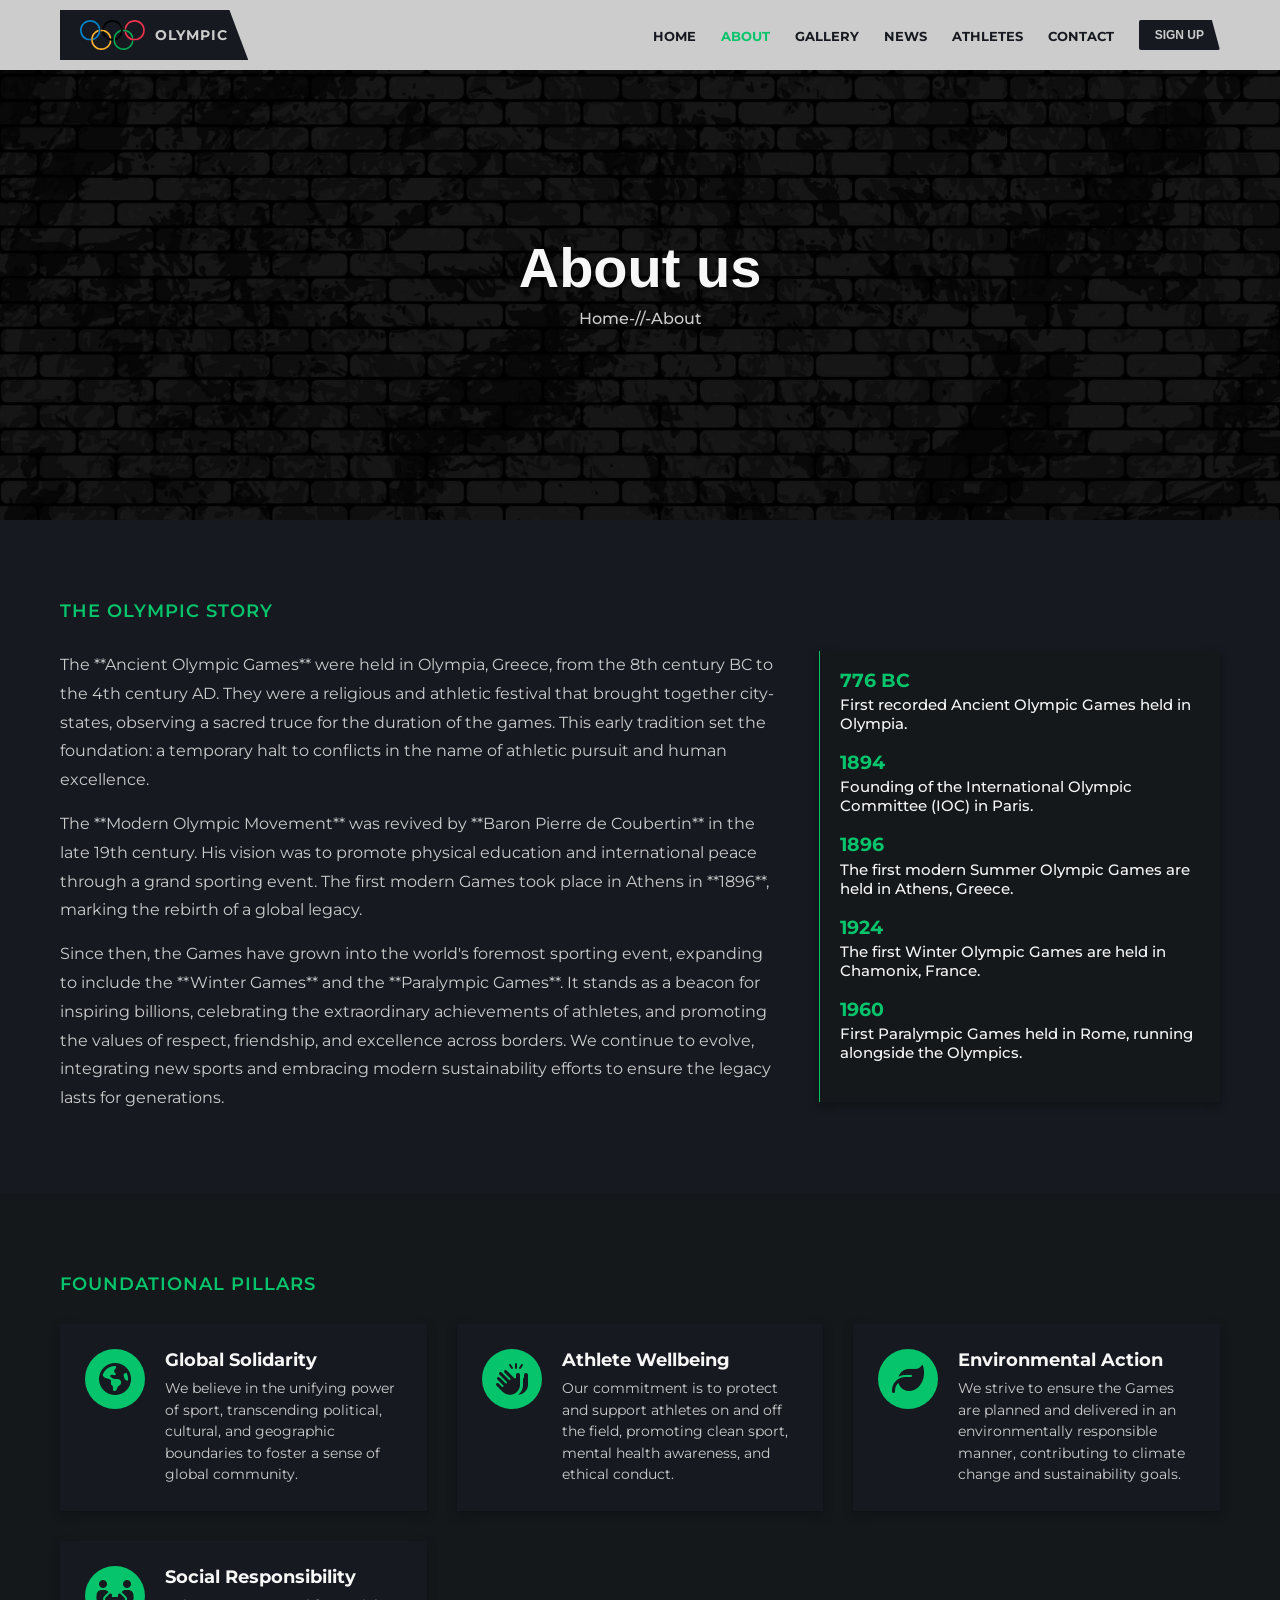
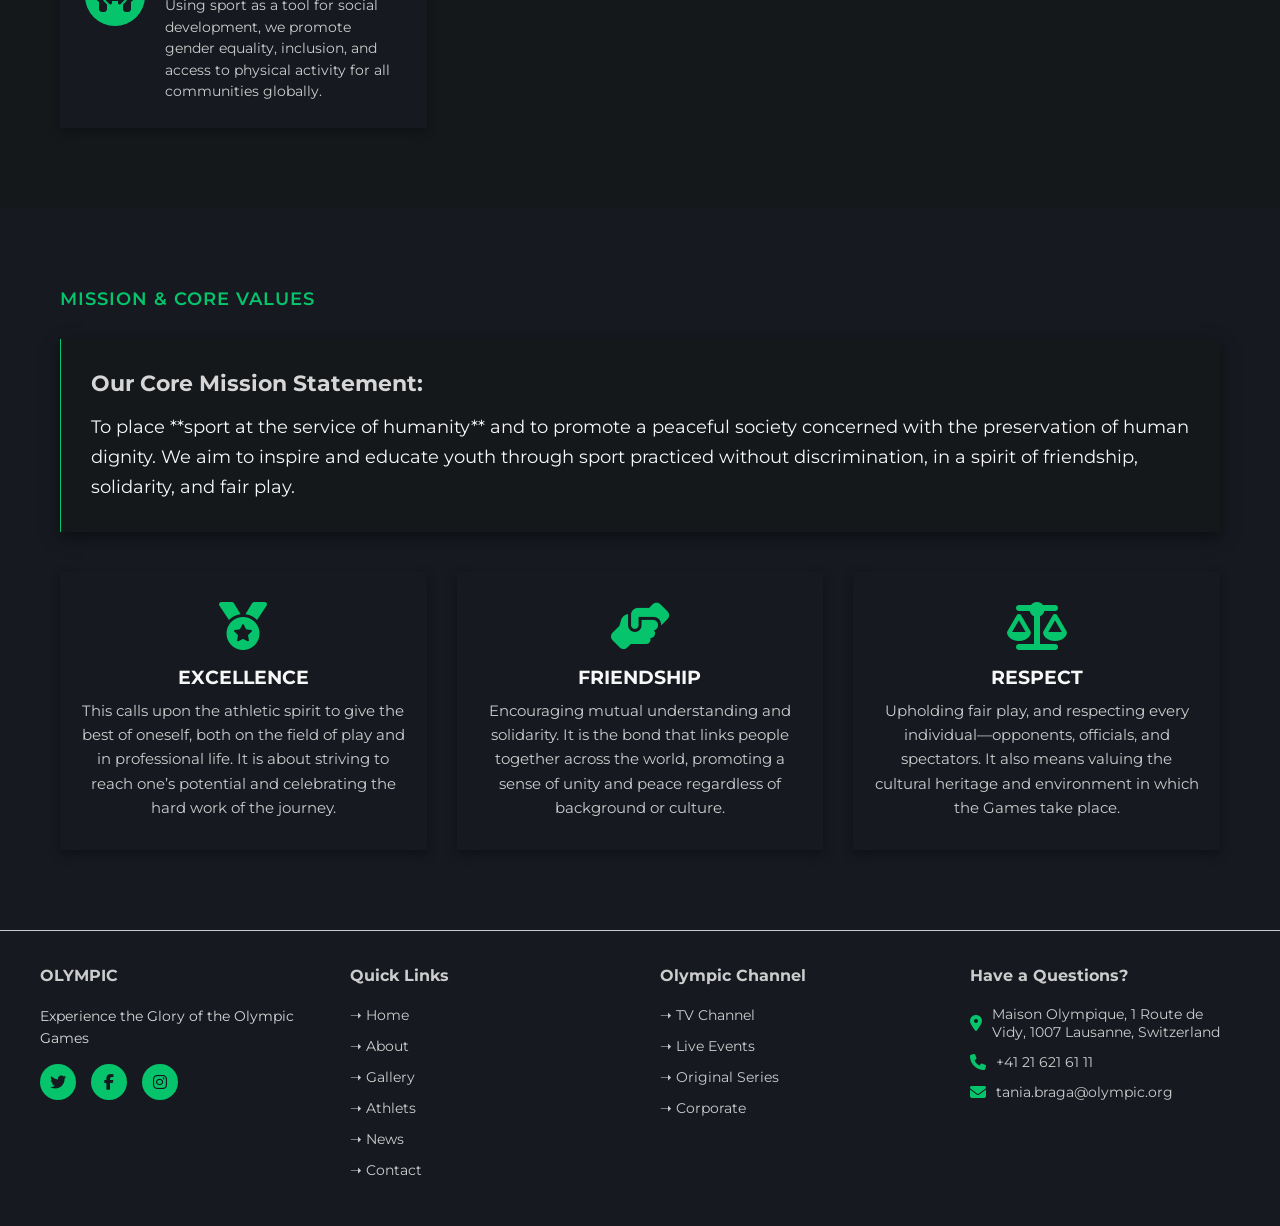
<file: olympic-web/html/about.html>
<!DOCTYPE html>
<html lang="en">

<head>
    <meta charset="UTF-8">
    <meta name="viewport" content="width=device-width, initial-scale=1.0">
    <link rel="icon" href="../imgs/logo2.svg">
    <title>About Us</title>
    <link href="https://fonts.googleapis.com/css2?family=Montserrat:wght@400;700&display=swap" rel="stylesheet">
    <link rel="stylesheet" href="https://cdnjs.cloudflare.com/ajax/libs/font-awesome/6.6.0/css/all.min.css">
    <link rel="stylesheet" href="../css/style.css">
    <style>
        :root {
            --bg-dark: #111;
            --bg-light2: #15181b;
            --bg-light: #161a20;
            --bg-card: #222;
            --primary: #05c46b;
            --text-light: #f7f7f7;
            --text-muted: #ccc;
            --text-hover: #d6d6d6;
        }

        * {
            margin: 0;
            padding: 0;
            box-sizing: border-box;
        }

        html {
            scroll-behavior: smooth;
        }

        body {
            margin: 0;
            font-family: 'Montserrat', sans-serif;
            background: var(--bg-light);
            color: var(--text-muted);
        }

        a {
            text-decoration: none;
            color: inherit;
        }

        .section-container {
            max-width: 1200px;
            margin: 0 auto;
            padding: 0 20px;
        }

        .header-section {
            padding: 80px 20px;
            background-color: var(--bg-light);
        }

        .dark-section {
            padding: 80px 20px;
            background-color: var(--bg-dark);
        }

        .section-title {
            font-size: 2.2rem;
            font-weight: 700;
            color: var(--text-light);
            margin-bottom: 15px;
            text-transform: uppercase;
            border-left: 5px solid var(--primary);
            padding-left: 15px;
            line-height: 1.2;
        }

        .section-subtitle {
            font-size: 1.1rem;
            color: var(--primary);
            font-weight: 600;
            margin-bottom: 30px;
            text-transform: uppercase;
            letter-spacing: 1px;
        }

        .btn {
            display: inline-block;
            padding: 10px 20px;
            font-weight: 700;
            text-decoration: none;
            cursor: pointer;
            transition: all 0.3s ease;
            text-transform: uppercase;
            clip-path: polygon(0 0, 90% 0, 100% 100%, 0% 100%);
            box-shadow: 0 4px 8px rgba(0, 0, 0, 0.3);
        }

        .btn-see-more {
            background-color: var(--bg-card);
            color: var(--text-light);
        }

        .btn-see-more:hover {
            background-color: var(--primary);
            transform: translateY(-2px);
            color: var(--bg-light);
        }

        .btn-place-bid {
            background-color: var(--primary);
            color: var(--bg-light);
        }

        .btn-place-bid:hover {
            background-color: var(--bg-card);
            color: var(--primary);
            transform: translateY(2px);
        }

        /* Hero */
        .about-hero {
            background-image: url(../imgs/back4.jpg);
            background-size: cover;
            background-position: center;
            height: 50vh;
            display: flex;
            align-items: center;
            justify-content: center;
            text-align: center;
        }

        .hero-content-about {
            max-width: 800px;
            color: var(--text-light);
            padding: 0 20px;
        }

        .hero-title-about {
            font-family: 'Gill Sans', 'Gill Sans MT', Calibri, 'Trebuchet MS', sans-serif;
            font-size: 3.5rem;
            color: var(--text-light);
            margin-bottom: 10px;
            line-height: 1.1;
            text-shadow: 2px 2px 4px rgba(0, 0, 0, 0.7);
        }

        .hero-subtitle-about {
            font-size: 1rem;
            font-weight: 500;
            color: var(--text-muted);
            margin-bottom: 25px;
        }

        /* Story */
        .story-content {
            display: flex;
            gap: 40px;
            align-items: flex-start;
        }

        .story-text {
            flex: 2;
            line-height: 1.8;
            font-size: 1rem;
            color: var(--text-muted);
        }

        .story-text h3 {
            font-size: 1.4rem;
            color: var(--primary);
            margin-bottom: 15px;
            font-weight: 700;
            text-transform: uppercase;
        }

        .story-text p+p {
            margin-top: 15px;
        }

        .story-timeline {
            flex: 1;
            padding: 20px;
            background-color: var(--bg-light2);
            box-shadow: 0 4px 10px rgba(0, 0, 0, 0.4);
            border-left: 1px solid var(--primary);
        }

        .timeline-item {
            margin-bottom: 20px;
        }

        .timeline-year {
            font-size: 1.2rem;
            font-weight: 700;
            color: var(--primary);
            margin-bottom: 5px;
            line-height: 1;
        }

        .timeline-event {
            font-size: 0.95rem;
            color: var(--text-light);
            font-weight: 500;
        }

        /* Mission */
        .mission-section {
            background-color: var(--bg-light);
            padding: 80px 20px;
        }

        .mission-statement {
            background: var(--bg-light2);
            padding: 30px;
            margin-bottom: 40px;
            border-left: 1px solid var(--primary);
            box-shadow: 0 5px 15px rgba(0, 0, 0, 0.5);
        }

        .mission-statement h3 {
            font-size: 1.4rem;
            color: var(--text-hover);
            margin-bottom: 15px;
        }

        .mission-statement p {
            font-size: 1.1rem;
            line-height: 1.7;
            color: var(--text-light);
        }

        .values-grid {
            display: grid;
            grid-template-columns: repeat(3, 1fr);
            gap: 30px;
            text-align: center;
        }

        .value-card {
            background-color: var(--bg-light);
            padding: 30px 20px;
            box-shadow: 0 4px 10px rgba(0, 0, 0, 0.4);
            transition: transform 0.3s ease, background-color 0.3s;
        }

        .value-card:hover {
            transform: translateY(-5px);
            background-color: var(--bg-card);
        }

        .value-card i {
            font-size: 3rem;
            color: var(--primary);
            margin-bottom: 15px;
            transition: color 0.3s;
        }

        .value-card:hover i {
            color: var(--text-light);
        }

        .value-card h4 {
            font-size: 1.2rem;
            color: var(--text-light);
            margin-bottom: 10px;
            text-transform: uppercase;
            font-weight: 700;
        }

        .value-card p {
            font-size: 0.95rem;
            color: var(--text-muted);
            line-height: 1.6;
        }

        /* Pillars */
        .pillars-section {
            background-color: var(--bg-light2);
            padding: 80px 20px;
        }

        .pillar-grid {
            display: grid;
            grid-template-columns: repeat(auto-fit, minmax(350px, 1fr));
            gap: 30px;
        }

        .pillar-card {
            display: flex;
            gap: 20px;
            padding: 25px;
            background: var(--bg-light);
            box-shadow: 0 4px 10px rgba(0, 0, 0, 0.3);
            transition: background 0.3s ease;
        }

        .pillar-icon-box {
            flex-shrink: 0;
            width: 60px;
            height: 60px;
            background: var(--primary);
            display: flex;
            justify-content: center;
            align-items: center;
            border-radius: 50%;
        }

        .pillar-icon-box i {
            font-size: 2rem;
            color: var(--bg-light);
        }

        .pillar-content h4 {
            font-size: 1.1rem;
            color: var(--text-light);
            margin-bottom: 8px;
            font-weight: 700;
        }

        .pillar-content p {
            font-size: 0.9rem;
            color: var(--text-muted);
            line-height: 1.5;
        }

        @media (max-width: 1100px) {
            .story-content {
                gap: 25px;
            }

            .hero-title-about {
                font-size: 3rem;
            }
        }

        @media (max-width: 900px) {
            .story-content {
                flex-direction: column;
            }

            .story-timeline {
                margin-top: 30px;
                width: 100%;
            }

            .values-grid {
                grid-template-columns: repeat(2, 1fr);
            }

            .hero-title-about {
                font-size: 2.8rem;
            }
        }

        @media (max-width: 700px) {
            .values-grid {
                grid-template-columns: 1fr;
            }

            .pillar-grid {
                grid-template-columns: 1fr;
            }

            .hero-title-about {
                font-size: 2.4rem;
            }

            .section-subtitle {
                text-align: center;
            }

            .hero-content-about {
                padding: 0 10px;
            }

          
        }

        @media (max-width: 500px) {
            .about-hero {
                height: 40vh;
            }

            .hero-title-about {
                font-size: 2rem;
            }

            .mission-statement p {
                font-size: 1rem;
            }

            .value-card i {
                font-size: 2.5rem;
            }

            .pillar-card {
                flex-direction: column;
                text-align: center;
                align-items: center;
            }
        }
    </style>

</head>

<body>
    <nav>
        <div class="nav-main-outer">
            <div class="logo-box">
                <img src="../imgs/logo2.svg" alt="Logo">
                <span class="logo-text">OLYMPIC</span>
            </div>

            <div class="menu-toggle" id="menu-toggle">
                <i class="fas fa-bars"></i>
            </div>

            <div class="menu-container" id="menu-container">
                <span class="close-btn" id="close-btn"><i class="fas fa-times"></i></span>
                <ul class="menu">
                    <li><a href="../index.html">Home</a></li>
                    <li><a href="./about.html" class="active">About</a></li>
                    <li><a href="./gallery.html">Gallery</a></li>
                    <li><a href="./news.html">News</a></li>
                    <li><a href="./athelets.html">Athletes</a></li>
                    <li><a href="./contact.html">Contact</a></li>
                </ul>
                <div class="actions">
                    <button>Sign up</button>
                </div>
            </div>
        </div>
    </nav>
    <div class="about-hero">
        <header class="hero-content-about">
            <h1 class="hero-title-about">About us</h1>
            <p class="hero-subtitle-about">Home-//-About</p>
        </header>
    </div>

    <section id="our-story" class="header-section" aria-labelledby="story-main-title">
        <div class="section-container">
            <p class="section-subtitle">The Olympic Story</p>
            <div class="story-content">
                <div class="story-text">
                    <p>The **Ancient Olympic Games** were held in Olympia, Greece, from the 8th century BC to the 4th
                        century AD. They were a religious and athletic festival that brought together city-states,
                        observing a sacred truce for the duration of the games. This early tradition set the foundation:
                        a temporary halt to conflicts in the name of athletic pursuit and human excellence.</p>
                    <p>The **Modern Olympic Movement** was revived by **Baron Pierre de Coubertin** in the late 19th
                        century. His vision was to promote physical education and international peace through a grand
                        sporting event. The first modern Games took place in Athens in **1896**, marking the rebirth of
                        a global legacy.</p>
                    <p>Since then, the Games have grown into the world's foremost sporting event, expanding to include
                        the **Winter Games** and the **Paralympic Games**. It stands as a beacon for inspiring billions,
                        celebrating the extraordinary achievements of athletes, and promoting the values of respect,
                        friendship, and excellence across borders. We continue to evolve, integrating new sports and
                        embracing modern sustainability efforts to ensure the legacy lasts for generations.</p>
                </div>

                <aside class="story-timeline" aria-label="Key Historical Dates">
                    <div class="timeline-item">
                        <div class="timeline-year">776 BC</div>
                        <div class="timeline-event">First recorded Ancient Olympic Games held in Olympia.</div>
                    </div>
                    <div class="timeline-item">
                        <div class="timeline-year">1894</div>
                        <div class="timeline-event">Founding of the International Olympic Committee (IOC) in Paris.
                        </div>
                    </div>
                    <div class="timeline-item">
                        <div class="timeline-year">1896</div>
                        <div class="timeline-event">The first modern Summer Olympic Games are held in Athens, Greece.
                        </div>
                    </div>
                    <div class="timeline-item">
                        <div class="timeline-year">1924</div>
                        <div class="timeline-event">The first Winter Olympic Games are held in Chamonix, France.</div>
                    </div>
                    <div class="timeline-item">
                        <div class="timeline-year">1960</div>
                        <div class="timeline-event">First Paralympic Games held in Rome, running alongside the Olympics.
                        </div>
                    </div>
                </aside>
            </div>
        </div>
    </section>

    <section id="foundational-pillars" class="pillars-section" aria-labelledby="pillars-title">
        <div class="section-container">
            <p class="section-subtitle">Foundational Pillars</p>

            <div class="pillar-grid">
                <div class="pillar-card">
                    <div class="pillar-icon-box">
                        <i class="fa-solid fa-earth-americas"></i>
                    </div>
                    <div class="pillar-content">
                        <h4>Global Solidarity</h4>
                        <p>We believe in the unifying power of sport, transcending political, cultural, and geographic
                            boundaries to foster a sense of global community.</p>
                    </div>
                </div>

                <div class="pillar-card">
                    <div class="pillar-icon-box">
                        <i class="fa-solid fa-hands-clapping"></i>
                    </div>
                    <div class="pillar-content">
                        <h4>Athlete Wellbeing</h4>
                        <p>Our commitment is to protect and support athletes on and off the field, promoting clean
                            sport, mental health awareness, and ethical conduct.</p>
                    </div>
                </div>

                <div class="pillar-card">
                    <div class="pillar-icon-box">
                        <i class="fa-solid fa-leaf"></i>
                    </div>
                    <div class="pillar-content">
                        <h4>Environmental Action</h4>
                        <p>We strive to ensure the Games are planned and delivered in an environmentally responsible
                            manner, contributing to climate change and sustainability goals.</p>
                    </div>
                </div>

                <div class="pillar-card">
                    <div class="pillar-icon-box">
                        <i class="fa-solid fa-people-arrows"></i>
                    </div>
                    <div class="pillar-content">
                        <h4>Social Responsibility</h4>
                        <p>Using sport as a tool for social development, we promote gender equality, inclusion, and
                            access to physical activity for all communities globally.</p>
                    </div>
                </div>
            </div>
        </div>
    </section>

    <section id="our-mission" class="mission-section" aria-labelledby="mission-title">
        <div class="section-container">
            <p class="section-subtitle">Mission & Core Values</p>
            <div class="mission-statement">
                <h3>Our Core Mission Statement:</h3>
                <p>To place **sport at the service of humanity** and to promote a peaceful society concerned with the
                    preservation of human dignity. We aim to inspire and educate youth through sport practiced without
                    discrimination, in a spirit of friendship, solidarity, and fair play.</p>
            </div>

            <div class="values-grid">
                <div class="value-card">
                    <i class="fa-solid fa-medal"></i>
                    <h4>Excellence</h4>
                    <p>This calls upon the athletic spirit to give the best of oneself, both on the field of play and in
                        professional life. It is about striving to reach one’s potential and celebrating the hard work
                        of the journey.</p>
                </div>
                <div class="value-card">
                    <i class="fa-solid fa-handshake-angle"></i>
                    <h4>Friendship</h4>
                    <p>Encouraging mutual understanding and solidarity. It is the bond that links people together across
                        the world, promoting a sense of unity and peace regardless of background or culture.</p>
                </div>
                <div class="value-card">
                    <i class="fa-solid fa-scale-balanced"></i>
                    <h4>Respect</h4>
                    <p>Upholding fair play, and respecting every individual—opponents, officials, and spectators. It
                        also means valuing the cultural heritage and environment in which the Games take place.</p>
                </div>
            </div>
        </div>
    </section>
    <footer>
        <div class="footer-container">
            <div class="footer-col">
                <h3>OLYMPIC</h3>
                <p>Experience the Glory of the Olympic Games</p>
                <div class="social-icons">
                    <a href="#"><i class="fab fa-twitter"></i></a>
                    <a href="#"><i class="fab fa-facebook-f"></i></a>
                    <a href="#"><i class="fab fa-instagram"></i></a>
                </div>
            </div>

            <div class="footer-col">
                <h3>Quick Links</h3>
                <ul>
                    <li><a href="../index.html">➝ Home</a></li>
                    <li><a href="./about.html">➝ About</a></li>
                    <li><a href="./gallery.html">➝ Gallery</a></li>
                    <li><a href="./athelets.html">➝ Athlets</a></li>
                    <li><a href="./news.html">➝ News</a></li>
                    <li><a href="./contact.html">➝ Contact</a></li>
                </ul>
            </div>

            <div class="footer-col">
                <h3>Olympic Channel</h3>
                <ul>
                    <li><a href="#">➝ TV Channel</a></li>
                    <li><a href="#">➝ Live Events</a></li>
                    <li><a href="#">➝ Original Series</a></li>
                    <li><a href="#">➝ Corporate</a></li>
                </ul>
            </div>

            <div class="footer-col">
                <h3>Have a Questions?</h3>
                <ul class="contact-info">
                    <li><i class="fas fa-map-marker-alt"></i> Maison Olympique, 1 Route de Vidy, 1007 Lausanne,
                        Switzerland
                    </li>
                    <li><i class="fas fa-phone"></i> +41 21 621 61 11</li>
                    <li><i class="fas fa-envelope"></i> tania.braga@olympic.org</li>
                </ul>
            </div>
        </div>
    </footer>
    <script src="../js/nav.js"></script>
</body>

</html>
</file>
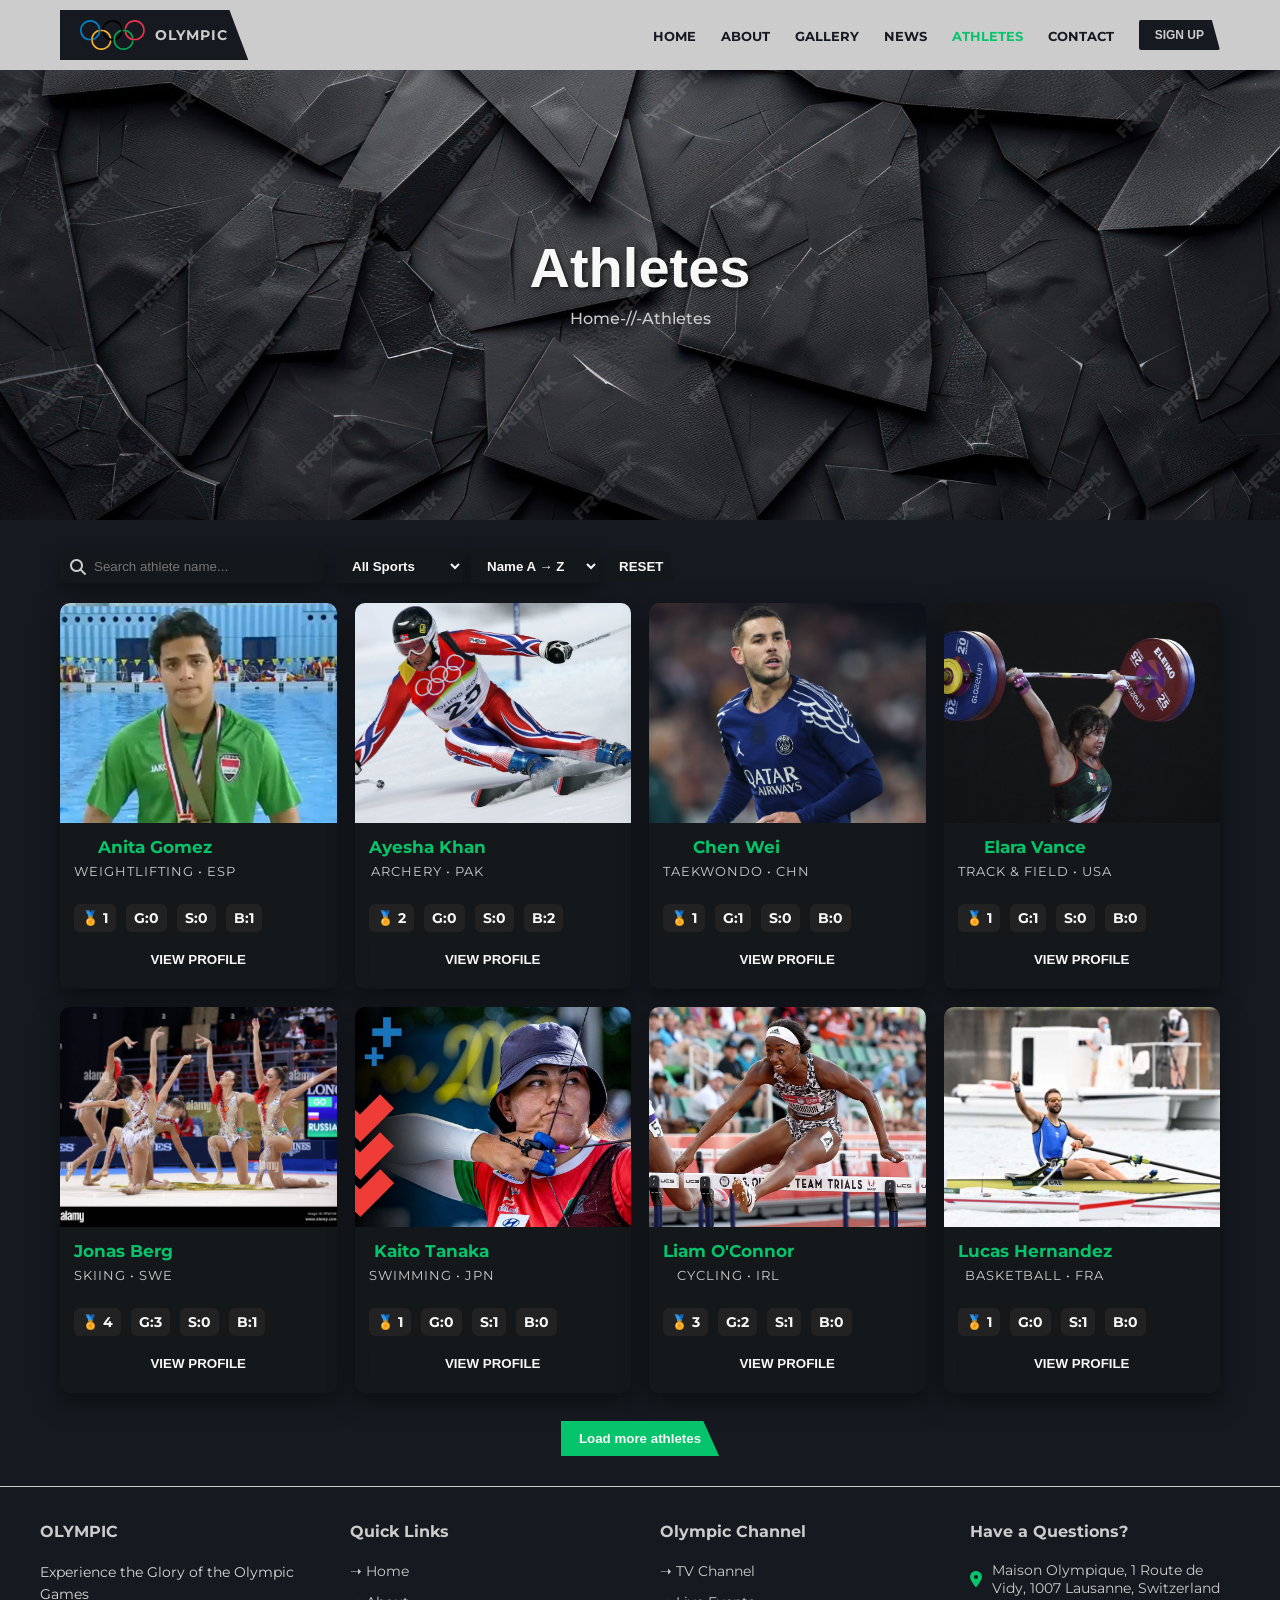
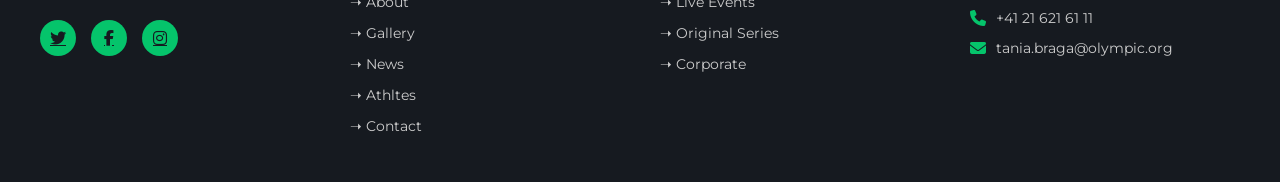
<file: olympic-web/html/athelets.html>
<!DOCTYPE html>
<html lang="en">

<head>
    <meta charset="utf-8" />
    <meta name="viewport" content="width=device-width,initial-scale=1" />
    <link rel="icon" href="../imgs/logo2.svg">
    <title>Athletes</title>

    <link href="https://fonts.googleapis.com/css2?family=Montserrat:wght@400;700&display=swap" rel="stylesheet">
    <link rel="stylesheet" href="https://cdnjs.cloudflare.com/ajax/libs/font-awesome/6.6.0/css/all.min.css">
    <link rel="stylesheet" href="../css/style.css">
    <style>
        :root {
            --bg-dark: #111;
            --bg-light2: #15181b;
            --bg-light: #161a20;
            --bg-card: #222;
            --primary: #05c46b;
            --text-light: #f7f7f7;
            --text-muted: #ccc;
            --text-hover: #d6d6d6;
            --gap: 18px;
        }

        * {
            box-sizing: border-box
        }

        html {
            scroll-behavior: smooth
        }

        body {
            margin: 0;
            font-family: 'Montserrat', sans-serif;
            background: var(--bg-light);
            color: var(--text-light);
            -webkit-font-smoothing: antialiased;
        }

        .about-hero {
            background-image: url(../imgs/back1.jpg);
            background-size: cover;
            background-position: center;
            height: 50vh;
            display: flex;
            align-items: center;
            justify-content: center;
            text-align: center;
        }

        .hero-content-about {
            max-width: 800px;
            color: var(--text-light);
            padding: 0 20px;
        }

        .hero-title-about {
            font-family: 'Gill Sans', 'Gill Sans MT', Calibri, 'Trebuchet MS', sans-serif;
            font-size: 3.5rem;
            color: var(--text-light);
            margin-bottom: 10px;
            line-height: 1.1;
            text-shadow: 2px 2px 4px rgba(0, 0, 0, 0.7);
        }

        .hero-subtitle-about {
            font-size: 1rem;
            font-weight: 500;
            color: var(--text-muted);
            margin-bottom: 25px;
        }

        .gallery-wrapper {
            max-width: 1200px;
            margin: 40px auto;
            padding: 0 20px
        }

        .container {
            max-width: 1200px;
            margin: 30px auto;
            padding: 0 20px
        }

        .controls {
            display: flex;
            gap: 12px;
            align-items: center;
            flex-wrap: wrap;
            margin-bottom: 20px;
        }

        .search-wrap {
            display: flex;
            gap: 8px;
            align-items: center;
            background: var(--bg-light2);
            padding: 8px 10px;
            border-radius: 8px;
            box-shadow: 0 6px 18px rgba(0, 0, 0, .4);
        }

        .search-wrap input {
            background: transparent;
            border: none;
            outline: none;
            color: var(--text-light);
            width: 220px;
        }

        .select,
        .btn {
            padding: 8px 12px;
            background: var(--bg-light2);
            border: none;
            color: var(--text-light);
            font-weight: 700;
            cursor: pointer;
            transition-duration: 0.5s;
            box-shadow: 0 6px 18px rgba(0, 0, 0, .4);
        }

        .select:hover,
        .btn:hover {
            background: var(--primary);
            color: var(--text-light)
        }

        .filters {
            display: flex;
            gap: 8px;
            align-items: center;
            flex-wrap: wrap
        }

        .athlete-grid {
            display: grid;
            grid-template-columns: repeat(auto-fit, minmax(240px, 1fr));
            gap: var(--gap);
        }

        .athlete-card {
            background: var(--bg-light2);
            overflow: hidden;
            border-radius: 10px;
            box-shadow: 0 8px 24px rgba(0, 0, 0, .5);
            transition: transform .25s ease;
            display: flex;
            flex-direction: column;
        }

        .athlete-card:hover {
            transform: translateY(-6px)
        }

        .athlete-thumb {
            height: 220px;
            overflow: hidden;
            background: #000
        }

        .athlete-thumb img {
            width: 100%;
            height: 100%;
            object-fit: cover;
            display: block;
            transition: transform .35s
        }

        .athlete-card:hover .athlete-thumb img {
            transform: scale(1.05)
        }

        .athlete-body {
            padding: 14px;
            flex: 1;
            display: flex;
            flex-direction: column;
            justify-content: space-between
        }

        .athlete-meta {
            display: flex;
            align-items: center;
            gap: 10px
        }

        .athlete-name {
            font-size: 1.05rem;
            color: var(--primary);
            font-weight: 700;
            margin-bottom: 6px
        }

        .athlete-sport {
            font-size: .82rem;
            color: var(--text-muted);
            text-transform: uppercase;
            letter-spacing: 1px
        }

        .athlete-stats {
            display: flex;
            gap: 10px;
            margin-top: 10px;
            flex-wrap: wrap
        }

        .stat {
            background: var(--bg-card);
            padding: 6px 8px;
            border-radius: 6px;
            font-weight: 700;
            font-size: .85rem
        }

        .card-actions {
            display: flex;
            gap: 8px;
            margin-top: 12px
        }

        .card-actions .btn {
            flex: 1;
            text-align: center
        }

        .modal {
            position: fixed;
            inset: 0;
            display: flex;
            align-items: center;
            justify-content: center;
            background: rgba(0, 0, 0, .85);
            z-index: 2500;
            opacity: 0;
            pointer-events: none;
            transition: opacity .2s ease;
        }

        .modal.open {
            opacity: 1;
            pointer-events: all
        }

        .modal-inner {
            width: calc(100% - 40px);
            max-width: 960px;
            background: var(--bg-light2);
            border-radius: 12px;
            overflow: hidden;
            display: grid;
            grid-template-columns: 1fr 360px;
            gap: 0;
        }

        @media(max-width:880px) {
            .modal-inner {
                grid-template-columns: 1fr;
                max-height: 90vh;
                overflow: auto
            }
        }

        .modal-media {
            background: #000;
            height: 100%;
            display: flex;
            align-items: center;
            justify-content: center;
            min-height: 320px
        }

        .modal-media img {
            max-width: 100%;
            max-height: 85vh;
            object-fit: contain
        }

        .modal-meta {
            padding: 18px;
            color: var(--text-muted)
        }

        .modal-meta h3 {
            color: var(--primary);
            margin: 0 0 8px
        }

        .modal-meta p {
            margin: 6px 0
        }

        .modal-meta .close {
            margin-top: 14px
        }

        .modal .close-btn {
            position: absolute;
            top: 18px;
            right: 18px;
            background: rgba(0, 0, 0, .6);
            border: none;
            color: #fff;
            padding: 8px 10px;
            border-radius: 8px;
            cursor: pointer;
            z-index: 2600;
        }

        .load-more-wrap {
            display: flex;
            justify-content: center;
            margin: 28px 0
        }

        .load-more {
            padding: 10px 18px;
            background: var(--primary);
            border: none;
            color: var(--text-light);
            font-weight: 700;
            cursor: pointer;
            transition-duration: 0.5s;
            clip-path: polygon(0 0, 90% 0, 100% 100%, 0 100%);
        }

        .load-more:hover {
            background-color: var(--bg-light2);
        }
    </style>
</head>

<body>
    <nav>
        <div class="nav-main-outer">
            <div class="logo-box">
                <img src="../imgs/logo2.svg" alt="Logo">
                <span class="logo-text">OLYMPIC</span>
            </div>

            <div class="menu-toggle" id="menu-toggle">
                <i class="fas fa-bars"></i>
            </div>

            <div class="menu-container" id="menu-container">
                <span class="close-btn" id="close-btn"><i class="fas fa-times"></i></span>
                <ul class="menu">
                    <li><a href="../index.html">Home</a></li>
                    <li><a href="./about.html">About</a></li>
                    <li><a href="./gallery.html">Gallery</a></li>
                    <li><a href="./news.html">News</a></li>
                    <li><a href="./athelets.html" class="active">Athletes</a></li>
                    <li><a href="./contact.html">Contact</a></li>
                </ul>
                <div class="actions">
                    <button>Sign up</button>
                </div>
            </div>
        </div>
    </nav>
    <div class="about-hero">
        <header class="hero-content-about">
            <h1 class="hero-title-about">Athletes</h1>
            <p class="hero-subtitle-about">Home-//-Athletes</p>
        </header>
    </div>
    <main class="container" id="mainContent">
        <div class="controls" role="region" aria-label="Athlete controls">
            <div class="search-wrap" role="search">
                <i class="fa-solid fa-magnifying-glass" style="color:var(--text-muted)"></i>
                <input id="searchInput" type="search" placeholder="Search athlete name..."
                    aria-label="Search athletes by name">
            </div>

            <div class="filters" aria-hidden="false">
                <select id="sportFilter" class="select" aria-label="Filter by sport">
                    <option value="all">All Sports</option>
                    <option value="track">Track & Field</option>
                    <option value="swimming">Swimming</option>
                    <option value="gymnastics">Gymnastics</option>
                    <option value="basketball">Basketball</option>
                    <option value="cycling">Cycling</option>
                    <option value="archery">Archery</option>
                </select>

                <select id="sortSelect" class="select" aria-label="Sort athletes">
                    <option value="name-asc">Name A → Z</option>
                    <option value="name-desc">Name Z → A</option>
                    <option value="medals-desc">Most Medals</option>
                    <option value="medals-asc">Least Medals</option>
                </select>

                <button id="resetBtn" class="btn" title="Reset filters">Reset</button>
            </div>
        </div>

        <section class="athlete-grid" id="athleteGrid" aria-live="polite">
            
        </section>

        <div class="load-more-wrap">
            <button id="loadMore" class="load-more">Load more athletes</button>
        </div>
    </main>

    <!-- Modal -->
    <div id="profileModal" class="modal" aria-hidden="true" role="dialog" aria-modal="true">
        <button class="close-btn" id="modalClose" aria-label="Close profile"><i class="fa-solid fa-xmark"></i></button>
        <div class="modal-inner" role="document">
            <div class="modal-media" id="modalMedia"><!-- image injected --></div>
            <div class="modal-meta" id="modalMeta">
                <h3 id="modalName">Name</h3>
                <p id="modalSport" class="athlete-sport">Sport</p>
                <p id="modalBio">Short bio / achievements</p>
                <div style="margin-top:12px">
                    <strong style="color:var(--text-light)">Medals</strong>
                    <div id="modalMedals" style="display:flex;gap:8px;margin-top:8px"></div>
                </div>
            </div>
        </div>
    </div>
    <!-- Footer -->
    <footer>
        <div class="footer-container">
            <div class="footer-col">
                <h3>OLYMPIC</h3>
                <p>Experience the Glory of the Olympic Games</p>
                <div class="social-icons">
                    <a href="#"><i class="fab fa-twitter"></i></a>
                    <a href="#"><i class="fab fa-facebook-f"></i></a>
                    <a href="#"><i class="fab fa-instagram"></i></a>
                </div>
            </div>

            <div class="footer-col">
                <h3>Quick Links</h3>
                <ul>
                    <li><a href="../index.html">➝ Home</a></li>
                    <li><a href="./about.html" class="active">➝ About</a></li>
                    <li><a href="./gallery.html">➝ Gallery</a></li>
                    <li><a href="./news.html">➝ News</a></li>
                    <li><a href="./athelets.html">➝ Athltes</a></li>
                    <li><a href="./contact.html">➝ Contact</a></li>
                </ul>
            </div>

            <div class="footer-col">
                <h3>Olympic Channel</h3>
                <ul>
                    <li><a href="#">➝ TV Channel</a></li>
                    <li><a href="#">➝ Live Events</a></li>
                    <li><a href="#">➝ Original Series</a></li>
                    <li><a href="#">➝ Corporate</a></li>
                </ul>
            </div>

            <div class="footer-col">
                <h3>Have a Questions?</h3>
                <ul class="contact-info">
                    <li><i class="fas fa-map-marker-alt"></i> Maison Olympique, 1 Route de Vidy, 1007 Lausanne,
                        Switzerland
                    </li>
                    <li><i class="fas fa-phone"></i> +41 21 621 61 11</li>
                    <li><i class="fas fa-envelope"></i> tania.braga@olympic.org</li>
                </ul>
            </div>
        </div>
    </footer>
    <script src="../js/nav.js"></script>
    <script src="../js/script2.js"></script>
</body>

</html>
</file>
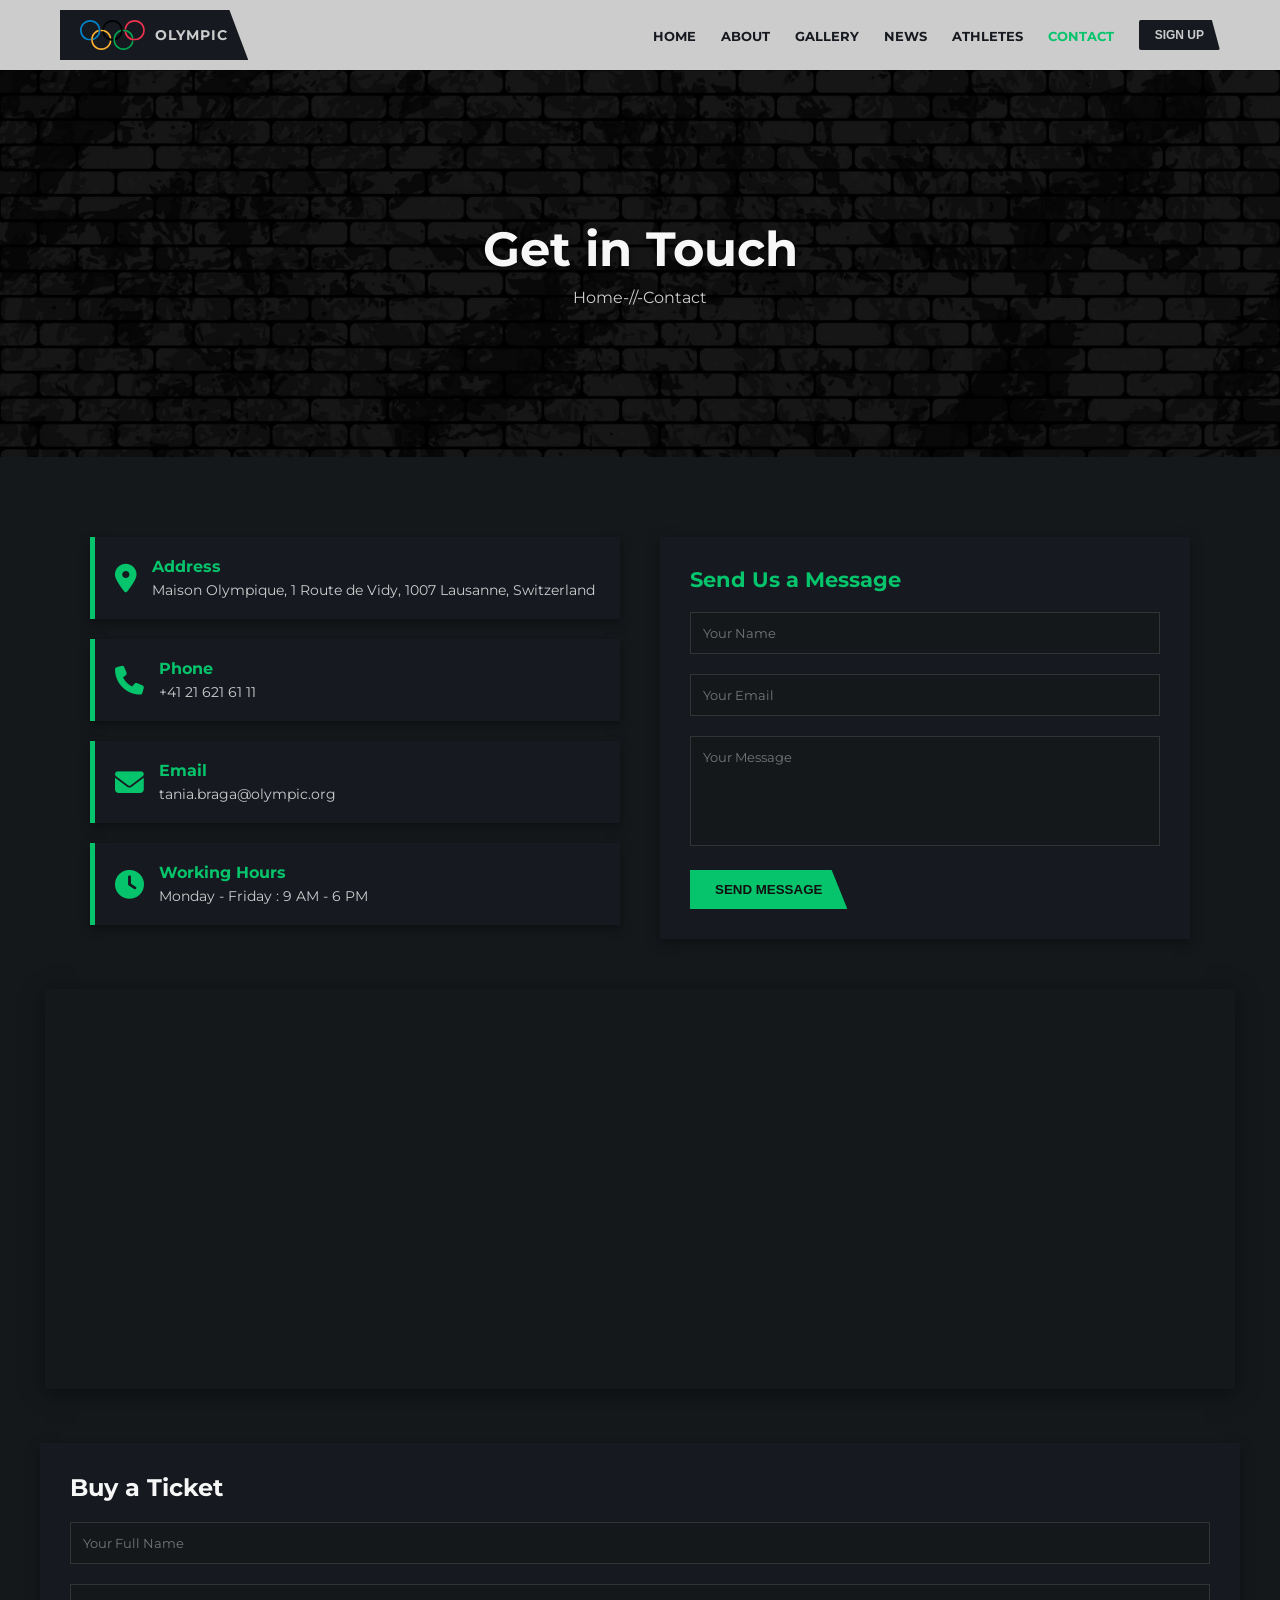
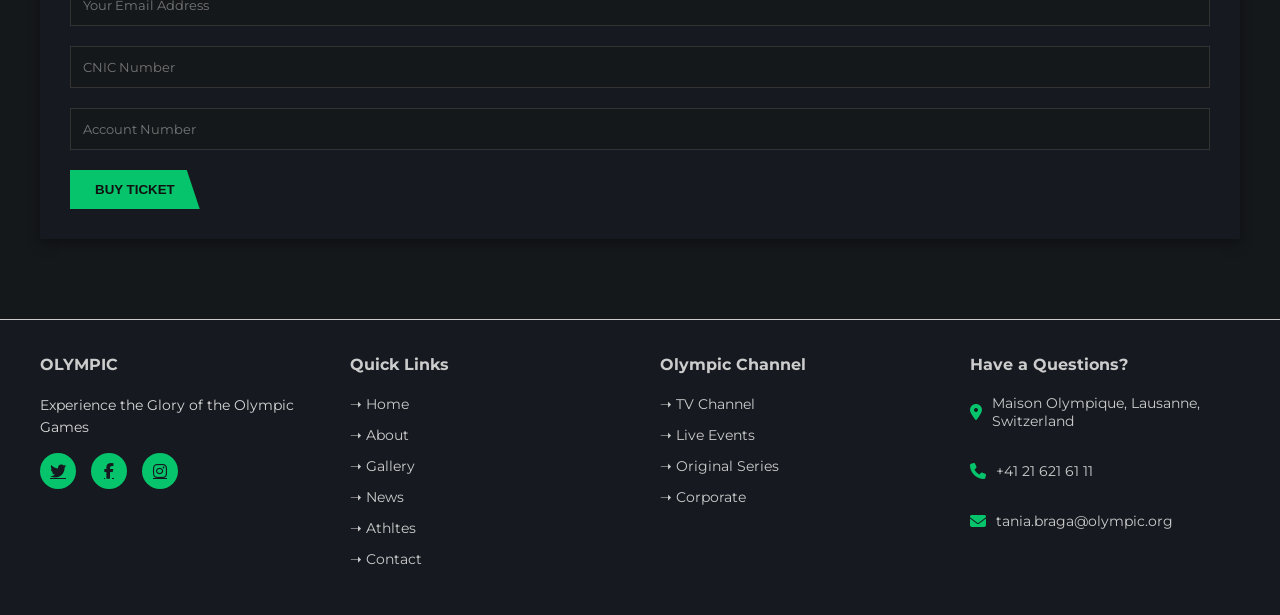
<file: olympic-web/html/contact.html>
<!DOCTYPE html>
<html lang="en">

<head>
    <meta charset="UTF-8">
    <meta name="viewport" content="width=device-width, initial-scale=1.0">
    <title>Contact</title>
    <link rel="icon" href="../imgs/logo2.svg">
    <link href="https://fonts.googleapis.com/css2?family=Montserrat:wght@400;700&display=swap" rel="stylesheet">
    <link rel="stylesheet" href="https://cdnjs.cloudflare.com/ajax/libs/font-awesome/6.6.0/css/all.min.css">
    <link rel="stylesheet" href="../css/style.css">
    <style>
        .contact-hero {
            background: url(../imgs/back4.jpg) center/cover no-repeat;
            padding: 150px 20px;
            text-align: center;
            color: var(--text-light);
        }

        .contact-hero h1 {
            font-size: 3rem;
            font-weight: 700;
            margin-bottom: 10px;
            text-shadow: 0 3px 6px rgba(0, 0, 0, 0.7);
        }

        .contact-hero p {
            color: var(--text-muted);
            font-size: 1rem;
        }

        .contact-section {
            background: var(--bg-light2);
            color: var(--text-light);
            padding: 80px 20px;
        }

        .contact-container {
            max-width: 1100px;
            margin: 0 auto;
            display: grid;
            grid-template-columns: 1fr 1fr;
            gap: 40px;
        }

        .contact-info {
            display: flex;
            flex-direction: column;
            gap: 20px;
        }

        .info-box {
            background: var(--bg-light);
            padding: 20px;
            border-left: 5px solid var(--primary);
            display: flex;
            align-items: center;
            gap: 15px;
            box-shadow: 0 4px 10px rgba(0, 0, 0, 0.4);
        }

        .info-box i {
            font-size: 1.8rem;
            color: var(--primary);
        }

        .info-box div h3 {
            font-size: 1rem;
            margin-bottom: 5px;
            color: var(--primary);
        }

        .info-box div p {
            font-size: 0.9rem;
            color: var(--text-muted);
        }

        .contact-form {
            background: var(--bg-light);
            padding: 30px;
            box-shadow: 0 4px 12px rgba(0, 0, 0, 0.4);
        }

        .contact-form2 {
            background: var(--bg-light);
            margin: 0 auto;
            max-width: 1200px;
            padding: 30px;
            box-shadow: 0 4px 12px rgba(0, 0, 0, 0.4);
        }

        .contact-form h2 {
            margin-bottom: 20px;
            color: var(--primary);
            font-size: 1.3rem;
        }

        .form-group {
            margin-bottom: 20px;
        }

        .form-group input,
        .form-group textarea {
            width: 100%;
            padding: 12px;
            background: var(--bg-light2);
            border: 1px solid #333;
            color: var(--text-light);
            font-family: 'Montserrat', sans-serif;
            outline: none;
            transition: border 0.3s ease;
        }

        .form-group input:focus,
        .form-group textarea:focus {
            border: 1px solid var(--primary);
        }

        textarea {
            resize: none;
            height: 110px;
        }

        .contact-btn {
            background: var(--primary);
            color: var(--bg-dark);
            font-weight: 700;
            text-transform: uppercase;
            border: none;
            padding: 12px 25px;
            cursor: pointer;
            clip-path: polygon(0 0, 90% 0, 100% 100%, 0% 100%);
            transition: 0.4s;
        }

        .contact-btn:hover {
            background: var(--bg-card);
            color: var(--primary);
        }

        .map-container {
            max-width: 1200px;
            margin: 50px auto;
            padding: 0px 5px;
        }

        .map-container iframe {
            width: 100%;
            height: 400px;
            border: none;
            box-shadow: 0 4px 20px rgba(0, 0, 0, 0.5);
        }

        @media (max-width: 900px) {
            .contact-container {
                grid-template-columns: 1fr;
            }

            .contact-hero h1 {
                font-size: 2.2rem;
            }
        }
    </style>
</head>

<body>
    <nav>
        <div class="nav-main-outer">
            <div class="logo-box">
                <img src="../imgs/logo2.svg" alt="Logo">
                <span class="logo-text">OLYMPIC</span>
            </div>

            <div class="menu-toggle" id="menu-toggle"><i class="fas fa-bars"></i></div>

            <div class="menu-container" id="menu-container">
                <span class="close-btn" id="close-btn"><i class="fas fa-times"></i></span>
                <ul class="menu">
                    <li><a href="../index.html">Home</a></li>
                    <li><a href="./about.html">About</a></li>
                    <li><a href="./gallery.html">Gallery</a></li>
                    <li><a href="./news.html">News</a></li>
                    <li><a href="./athelets.html">Athletes</a></li>
                    <li><a href="./contact.html" class="active">Contact</a></li>
                </ul>
                <div class="actions"><button>Sign Up</button></div>
            </div>
        </div>
    </nav>

    <section class="contact-hero">
        <h1>Get in Touch</h1>
        <p>Home-//-Contact</p>
    </section>

    <section class="contact-section">
        <div class="contact-container">
            <div class="contact-info">
                <div class="info-box">
                    <i class="fas fa-map-marker-alt"></i>
                    <div>
                        <h3>Address</h3>
                        <p>Maison Olympique, 1 Route de Vidy, 1007 Lausanne, Switzerland</p>
                    </div>
                </div>
                <div class="info-box">
                    <i class="fas fa-phone"></i>
                    <div>
                        <h3>Phone</h3>
                        <p>+41 21 621 61 11</p>
                    </div>
                </div>
                <div class="info-box">
                    <i class="fas fa-envelope"></i>
                    <div>
                        <h3>Email</h3>
                        <p>tania.braga@olympic.org</p>
                    </div>
                </div>
                <div class="info-box">
                    <i class="fas fa-clock"></i>
                    <div>
                        <h3>Working Hours</h3>
                        <p>Monday - Friday : 9 AM - 6 PM</p>
                    </div>
                </div>
            </div>

            <div class="contact-form">
                <h2>Send Us a Message</h2>
                <form>
                    <div class="form-group">
                        <input type="text" placeholder="Your Name" required>
                    </div>
                    <div class="form-group">
                        <input type="email" placeholder="Your Email" required>
                    </div>
                    <div class="form-group">
                        <textarea placeholder="Your Message" required></textarea>
                    </div>
                    <button type="submit" class="contact-btn">Send Message</button>
                </form>
            </div>
        </div>

        <div class="map-container" id="iframe">
            <iframe
                src="https://www.google.com/maps/embed?pb=!1m18!1m12!1m3!1d2764.358146907122!2d6.60804!3d46.519653!2m3!1f0!2f0!3f0!3m2!1i1024!2i768!4f13.1!3m3!1m2!1s0x478c313aa6b2c3cf%3A0x53db85a163bc7a41!2sOlympic%20House!5e0!3m2!1sen!2s!4v1688748763987!5m2!1sen!2s"
                allowfullscreen="" loading="lazy"></iframe>
        </div>
        <div class="contact-form2">
            <h2 style="margin-bottom: 20px;" id="buyTickets">Buy a Ticket</h2>
            <form>
                <div class="form-group">
                    <input type="text" placeholder="Your Full Name" required>
                </div>
                <div class="form-group">
                    <input type="email" placeholder="Your Email Address" required>
                </div>
                <div class="form-group">
                    <input type="number" placeholder="CNIC Number" required>
                </div>
                <div class="form-group">
                    <input type="number" placeholder="Account Number" required>
                </div>
                <button type="submit" class="contact-btn">Buy Ticket</button>
            </form>
        </div>
    </section>

    <footer>
        <div class="footer-container">
            <div class="footer-col">
                <h3>OLYMPIC</h3>
                <p>Experience the Glory of the Olympic Games</p>
                <div class="social-icons">
                    <a href="#"><i class="fab fa-twitter"></i></a>
                    <a href="#"><i class="fab fa-facebook-f"></i></a>
                    <a href="#"><i class="fab fa-instagram"></i></a>
                </div>
            </div>
            <div class="footer-col">
                <h3>Quick Links</h3>
                <ul>
                    <li><a href="../index.html">➝ Home</a></li>
                    <li><a href="./about.html" class="active">➝ About</a></li>
                    <li><a href="./gallery.html">➝ Gallery</a></li>
                    <li><a href="./news.html">➝ News</a></li>
                    <li><a href="./athelets.html">➝ Athltes</a></li>
                    <li><a href="./contact.html">➝ Contact</a></li>
                </ul>
            </div>
            <div class="footer-col">
                <h3>Olympic Channel</h3>
                <ul>
                    <li><a href="#">➝ TV Channel</a></li>
                    <li><a href="#">➝ Live Events</a></li>
                    <li><a href="#">➝ Original Series</a></li>
                    <li><a href="#">➝ Corporate</a></li>
                </ul>
            </div>
            <div class="footer-col">
                <h3>Have a Questions?</h3>
                <ul class="contact-info">
                    <li><i class="fas fa-map-marker-alt"></i> Maison Olympique, Lausanne, Switzerland</li>
                    <li><i class="fas fa-phone"></i> +41 21 621 61 11</li>
                    <li><i class="fas fa-envelope"></i> tania.braga@olympic.org</li>
                </ul>
            </div>
        </div>
    </footer>

    <script src="../js/nav.js"></script>
</body>

</html>
</file>
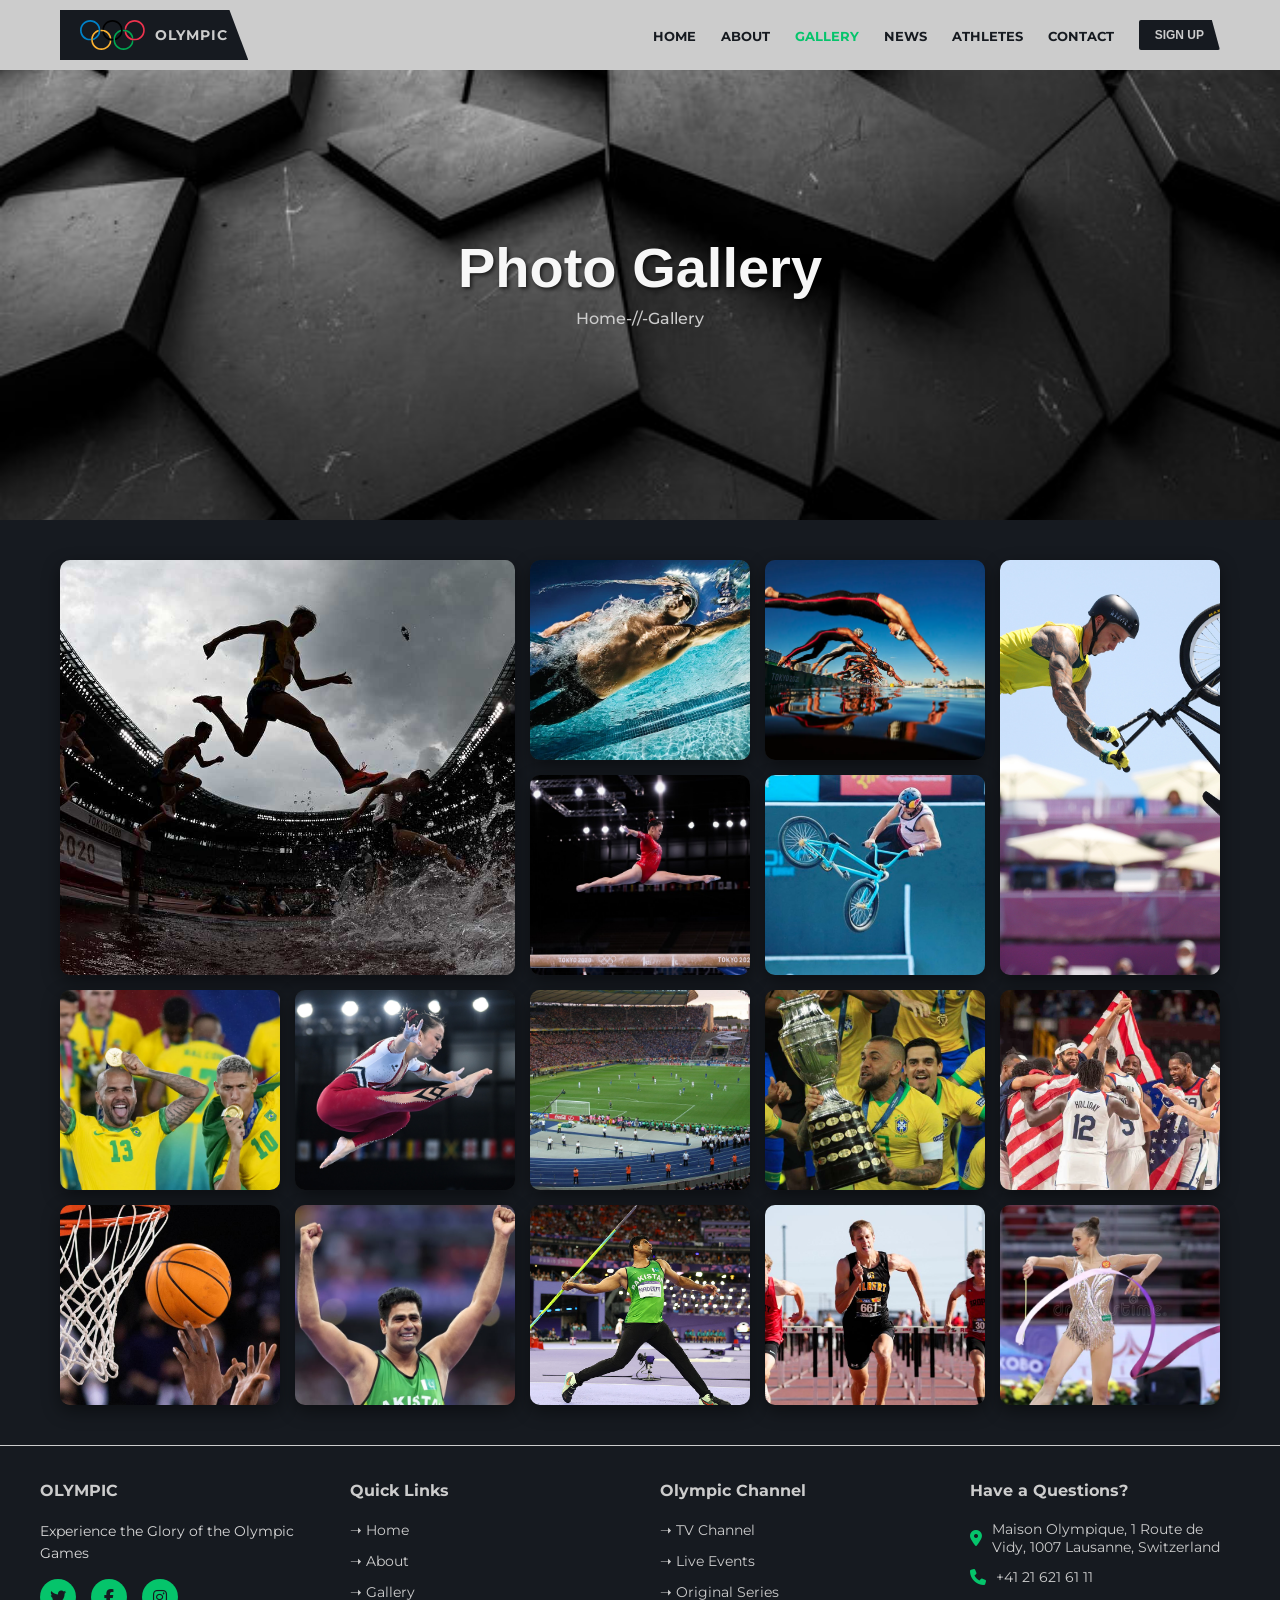
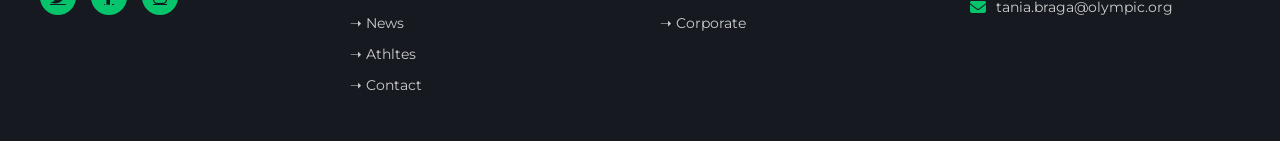
<file: olympic-web/html/gallery.html>
<!DOCTYPE html>
<html lang="en">

<head>
    <meta charset="utf-8" />
    <meta name="viewport" content="width=device-width,initial-scale=1" />
    <link rel="icon" href="../imgs/logo2.svg">
    <title>Gallery</title>

    <link href="https://fonts.googleapis.com/css2?family=Montserrat:wght@400;700&display=swap" rel="stylesheet">
    <link rel="stylesheet" href="https://cdnjs.cloudflare.com/ajax/libs/font-awesome/6.6.0/css/all.min.css">
    <link rel="stylesheet" href="../css/style.css">
    <style>
        :root {
            --bg-light: #161a20;
            --bg-light2: #15181b;
            --bg-card: #222;
            --primary: #05c46b;
            --text-light: #f7f7f7;
            --text-muted: #ccc;
            --g-gap: 15px;
        }

        * {
            box-sizing: border-box
        }

        html {
            scroll-behavior: smooth
        }

        body {
            margin: 0;
            font-family: 'Montserrat', sans-serif;
            background: var(--bg-light);
            color: var(--text-light);
        }

        /* Hero */
        .about-hero {
            background-image: url(../imgs/back5.jpg);
            background-size: cover;
            background-position: center;
            height: 50vh;
            display: flex;
            align-items: center;
            justify-content: center;
            text-align: center;
        }

        .hero-content-about {
            max-width: 800px;
            color: var(--text-light);
            padding: 0 20px;
        }

        .hero-title-about {
            font-family: 'Gill Sans', 'Gill Sans MT', Calibri, 'Trebuchet MS', sans-serif;
            font-size: 3.5rem;
            color: var(--text-light);
            margin-bottom: 10px;
            line-height: 1.1;
            text-shadow: 2px 2px 4px rgba(0, 0, 0, 0.7);
        }

        .hero-subtitle-about {
            font-size: 1rem;
            font-weight: 500;
            color: var(--text-muted);
            margin-bottom: 25px;
        }

        .gallery-wrapper {
            max-width: 1200px;
            margin: 40px auto;
            padding: 0 20px
        }

        .gallery-grid {
            display: grid;
            gap: var(--g-gap);
            grid-template-columns: repeat(auto-fit, minmax(200px, 1fr));
            grid-auto-rows: 200px;
        }

        .gallery-item {
            position: relative;
            overflow: hidden;
            border-radius: 10px;
            background: var(--bg-card);
            box-shadow: 0 6px 18px rgba(0, 0, 0, .45);
            cursor: pointer;
        }

        .gallery-item.featured {
            grid-column: span 2;
            grid-row: span 2
        }

        @media(max-width:900px) {
            .gallery-item.featured {
                grid-column: span 1;
                grid-row: span 1
            }
        }

        .gallery-item img {
            width: 100%;
            height: 100%;
            object-fit: cover;
            display: block;
            transition: transform .45s ease;
        }

        .gallery-item:hover img {
            transform: scale(1.06)
        }

        .gallery-overlay {
            position: absolute;
            inset: 0;
            display: flex;
            align-items: center;
            justify-content: center;
            background: rgba(0, 0, 0, .45);
            opacity: 0;
            transition: .2s ease;
        }

        .gallery-item:hover .gallery-overlay {
            opacity: 1
        }

        .gallery-overlay i {
            color: #fff;
            font-size: 1.4rem
        }

        .glightbox {
            position: fixed;
            inset: 0;
            display: flex;
            align-items: center;
            justify-content: center;
            background: rgba(0, 0, 0, .86);
            z-index: 2200;
            opacity: 0;
            pointer-events: none;
            transition: opacity .25s;
        }

        .glightbox.open {
            opacity: 1;
            pointer-events: all
        }

        .glightbox .container {
            max-width: 1100px;
            width: calc(100% - 40px);
            max-height: 85vh;
            display: flex;
            gap: 20px;
            align-items: center;
        }

        .glightbox .media {
            flex: 1;
            display: flex;
            align-items: center;
            justify-content: center;
            max-height: 85vh;
            overflow: hidden;
        }

        .glightbox .media img {
            max-width: 100%;
            max-height: 85vh;
            object-fit: contain;
            transition: transform .3s ease;
        }

        .glightbox .meta {
            width: 300px;
            min-width: 220px;
            color: #fff;
            padding: 18px;
        }

        .glightbox .meta h3 {
            color: var(--primary);
            margin: 0 0 8px
        }

        .glightbox .meta p {
            color: #ddd;
            margin: 0;
            font-size: 14px
        }

        .glightbox .controls {
            position: absolute;
            inset: 0;
            display: flex;
            align-items: center;
            justify-content: space-between;
            padding: 20px;
            pointer-events: none;
        }

        .glightbox .btn {
            pointer-events: all;
            background: rgba(0, 0, 0, .5);
            border: none;
            color: #fff;
            padding: 10px;
            border-radius: 6px;
            cursor: pointer;
            font-size: 1.1rem;
        }

        .glightbox .close-btn {
            position: absolute;
            top: 18px;
            right: 18px;
            background: rgba(0, 0, 0, .6);
            border: none;
            color: #fff;
            font-size: 1.2rem;
            padding: 8px 10px;
            border-radius: 8px;
            cursor: pointer;
            z-index: 2500;
        }

        .glightbox .zoom-btn {
            display: inline-block;
            margin-top: 12px;
            padding: 8px 12px;
            border-radius: 6px;
            background: rgba(255, 255, 255, .06);
            border: 1px solid rgba(255, 255, 255, .06);
            color: #fff;
            cursor: pointer;
        }

        @media(max-width:900px) {
            .glightbox .container {
                flex-direction: column-reverse
            }

            .glightbox .meta {
                width: 100%
            }
        }

    </style>
</head>

<body>
    <nav>
        <div class="nav-main-outer">
            <div class="logo-box">
                <img src="../imgs/logo2.svg" alt="Logo">
                <span class="logo-text">OLYMPIC</span>
            </div>

            <div class="menu-toggle" id="menu-toggle">
                <i class="fas fa-bars"></i>
            </div>

            <div class="menu-container" id="menu-container">
                <span class="close-btn" id="close-btn"><i class="fas fa-times"></i></span>
                <ul class="menu">
                    <li><a href="../index.html">Home</a></li>
                    <li><a href="./about.html">About</a></li>
                    <li><a href="./gallery.html" class="active">Gallery</a></li>
                    <li><a href="./news.html">News</a></li>
                    <li><a href="./athelets.html">Athletes</a></li>
                    <li><a href="./contact.html">Contact</a></li>
                </ul>
                <div class="actions">
                    <button>Sign up</button>
                </div>
            </div>
        </div>
    </nav>
    <div class="about-hero">
        <header class="hero-content-about">
            <h1 class="hero-title-about">Photo Gallery</h1>
            <p class="hero-subtitle-about">Home-//-Gallery</p>
        </header>
    </div>

    <main class="gallery-wrapper" aria-labelledby="galleryTitle">
        <h2 id="galleryTitle" style="position:absolute;left:-9999px">Gallery</h2>

        <div class="gallery-grid" id="galleryGrid">
            <div class="gallery-item featured" data-title="" data-caption="">
                <img src="../imgs/gall1.jpg" alt="">
                <div class="gallery-overlay"><i class="fa-solid fa-magnifying-glass"></i></div>
            </div>

            <div class="gallery-item" data-title="" data-caption="">
                <img src="../imgs/gall3.webp" alt="">
                <div class="gallery-overlay"><i class="fa-solid fa-magnifying-glass"></i></div>
            </div>

            <div class="gallery-item" data-title="" data-caption="">
                <img src="../imgs/gall2.webp" alt="">
                <div class="gallery-overlay"><i class="fa-solid fa-magnifying-glass"></i></div>
            </div>

            <div class="gallery-item" data-title="" data-caption="">
                <img src="../imgs/gall4.jpg" alt="">
                <div class="gallery-overlay"><i class="fa-solid fa-magnifying-glass"></i></div>
            </div>

            <div class="gallery-item" data-title="" data-caption="">
                <img src="../imgs/gall6.jpg" alt="">
                <div class="gallery-overlay"><i class="fa-solid fa-magnifying-glass"></i></div>
            </div>

            <div class="gallery-item" data-title="" data-caption="">
                <img src="../imgs/gall5.jpg" alt="">
                <div class="gallery-overlay"><i class="fa-solid fa-magnifying-glass"></i></div>
            </div>

            <div class="gallery-item" data-title="" data-caption="">
                <img src="../imgs/gall8.webp" alt="">
                <div class="gallery-overlay"><i class="fa-solid fa-magnifying-glass"></i></div>
            </div>

            <div class="gallery-item" data-title="" data-caption="">
                <img src="../imgs/gall7.jpg" alt="">
                <div class="gallery-overlay"><i class="fa-solid fa-magnifying-glass"></i></div>
            </div>

            <div class="gallery-item" data-title="" data-caption="">
                <img src="../imgs/gall10.jpg" alt="">
                <div class="gallery-overlay"><i class="fa-solid fa-magnifying-glass"></i></div>
            </div>

            <div class="gallery-item" data-title="" data-caption="">
                <img src="../imgs/gall9.jpg" alt="">
                <div class="gallery-overlay"><i class="fa-solid fa-magnifying-glass"></i></div>
            </div>

            <div class="gallery-item" data-title="" data-caption="">
                <img src="../imgs/gall12.webp" alt="">
                <div class="gallery-overlay"><i class="fa-solid fa-magnifying-glass"></i></div>
            </div>

            <div class="gallery-item" data-title="" data-caption="">
                <img src="../imgs/gall11.jpg" alt="">
                <div class="gallery-overlay"><i class="fa-solid fa-magnifying-glass"></i></div>
            </div>

            <div class="gallery-item" data-title="" data-caption="">
                <img src="../imgs/gall14.jpg" alt="">
                <div class="gallery-overlay"><i class="fa-solid fa-magnifying-glass"></i></div>
            </div>

            <div class="gallery-item" data-title="" data-caption="">
                <img src="../imgs/gall13.jpg" alt="">
                <div class="gallery-overlay"><i class="fa-solid fa-magnifying-glass"></i></div>
            </div>

            <div class="gallery-item" data-title="" data-caption="">
                <img src="../imgs/gall15.jpg" alt="">
                <div class="gallery-overlay"><i class="fa-solid fa-magnifying-glass"></i></div>
            </div>

            <div class="gallery-item" data-title="" data-caption="">
                <img src="../imgs/h-ath3.webp" alt="">
                <div class="gallery-overlay"><i class="fa-solid fa-magnifying-glass"></i></div>
            </div>

        </div>
    </main>

    <div class="glightbox" id="glightbox" aria-hidden="true" role="dialog" aria-modal="true">
        <div class="controls">
            <button class="btn" id="prevBtn" title="Previous"><i class="fa-solid fa-chevron-left"></i></button>
            <button class="btn" id="nextBtn" title="Next"><i class="fa-solid fa-chevron-right"></i></button>
        </div>

        <div class="container" role="document">
            <div class="media" id="lightMedia" aria-live="polite"></div>
            <aside class="meta" id="lightMeta">
                <h3 id="lightTitle">Title</h3>
                <p id="lightCaption">Caption</p>
                <button class="zoom-btn" id="zoomToggle" aria-pressed="false">Fit to screen</button>
            </aside>

            <button class="close-btn" id="lightClose" aria-label="Close"><i class="fa-solid fa-xmark"></i></button>
        </div>
    </div>

    <footer>
        <div class="footer-container">
            <div class="footer-col">
                <h3>OLYMPIC</h3>
                <p>Experience the Glory of the Olympic Games</p>
                <div class="social-icons">
                    <a href="#"><i class="fab fa-twitter"></i></a>
                    <a href="#"><i class="fab fa-facebook-f"></i></a>
                    <a href="#"><i class="fab fa-instagram"></i></a>
                </div>
            </div>

            <div class="footer-col">
                <h3>Quick Links</h3>
                <ul>
                    <li><a href="../index.html">➝ Home</a></li>
                    <li><a href="./about.html" class="active">➝ About</a></li>
                    <li><a href="./gallery.html">➝ Gallery</a></li>
                    <li><a href="./news.html">➝ News</a></li>
                    <li><a href="./athelets.html">➝ Athltes</a></li>
                    <li><a href="./contact.html">➝ Contact</a></li>
                </ul>
            </div>

            <div class="footer-col">
                <h3>Olympic Channel</h3>
                <ul>
                    <li><a href="#">➝ TV Channel</a></li>
                    <li><a href="#">➝ Live Events</a></li>
                    <li><a href="#">➝ Original Series</a></li>
                    <li><a href="#">➝ Corporate</a></li>
                </ul>
            </div>

            <div class="footer-col">
                <h3>Have a Questions?</h3>
                <ul class="contact-info">
                    <li><i class="fas fa-map-marker-alt"></i> Maison Olympique, 1 Route de Vidy, 1007 Lausanne,
                        Switzerland
                    </li>
                    <li><i class="fas fa-phone"></i> +41 21 621 61 11</li>
                    <li><i class="fas fa-envelope"></i> tania.braga@olympic.org</li>
                </ul>
            </div>
        </div>
    </footer>
    <script>
        const menuToggle = document.getElementById("menu-toggle");
        const menuContainer = document.getElementById("menu-container");
        const navcloseBtn = document.getElementById("close-btn");

        menuToggle.addEventListener("click", () => {
            menuContainer.classList.add("show");
        });

        navcloseBtn.addEventListener("click", () => {
            menuContainer.classList.remove("show");
        });
        const items = Array.from(document.querySelectorAll('.gallery-item'));
        const galleryImgs = items.map(i => i.querySelector('img'));
        const lightbox = document.getElementById('glightbox');
        const lightMedia = document.getElementById('lightMedia');
        const lightTitle = document.getElementById('lightTitle');
        const lightCaption = document.getElementById('lightCaption');
        const nextBtn = document.getElementById('nextBtn');
        const prevBtn = document.getElementById('prevBtn');
        const closeBtn = document.getElementById('lightClose');
        const zoomToggle = document.getElementById('zoomToggle');

        let current = 0;
        let zoomed = false;

        function openLightbox(index) {
            current = index;
            const item = items[index];
            const img = item.querySelector('img');
            const title = item.dataset.title || img.alt || '';
            const caption = item.dataset.caption || '';

            lightMedia.innerHTML = '';
            const big = document.createElement('img');
            big.src = img.src;
            big.alt = img.alt || '';
            big.style.transform = 'scale(1)';
            big.dataset.fit = 'true';
            lightMedia.appendChild(big);

            lightTitle.textContent = title;
            lightCaption.textContent = caption;
            lightbox.classList.add('open');
            lightbox.setAttribute('aria-hidden', 'false');
            zoomed = false;
            zoomToggle.textContent = 'Fit to screen';
            zoomToggle.setAttribute('aria-pressed', 'false');

            closeBtn.focus();
        }

        function closeLightbox() {
            lightbox.classList.remove('open');
            lightbox.setAttribute('aria-hidden', 'true');
            lightMedia.innerHTML = '';
        }

        function nextImg() {
            current = (current + 1) % items.length;
            openLightbox(current);
        }
        function prevImg() {
            current = (current - 1 + items.length) % items.length;
            openLightbox(current);
        }

        function toggleZoom() {
            const img = lightMedia.querySelector('img');
            if (!img) return;
            zoomed = !zoomed;
            if (zoomed) {
                img.style.transform = 'scale(1.9)';
                img.style.cursor = 'zoom-out';
                zoomToggle.textContent = 'Zoom out';
                zoomToggle.setAttribute('aria-pressed', 'true');
            } else {
                img.style.transform = 'scale(1)';
                img.style.cursor = 'zoom-in';
                zoomToggle.textContent = 'Fit to screen';
                zoomToggle.setAttribute('aria-pressed', 'false');
            }
        }

        items.forEach((el, i) => {
            el.addEventListener('click', () => openLightbox(i));
        });

        nextBtn.addEventListener('click', nextImg);
        prevBtn.addEventListener('click', prevImg);
        closeBtn.addEventListener('click', closeLightbox);
        zoomToggle.addEventListener('click', toggleZoom);

        document.addEventListener('keydown', (e) => {
            if (!lightbox.classList.contains('open')) return;
            if (e.key === 'Escape') closeLightbox();
            if (e.key === 'ArrowRight') nextImg();
            if (e.key === 'ArrowLeft') prevImg();
            if (e.key === 'z' || e.key === 'Z') toggleZoom();
        });

        lightbox.addEventListener('click', (e) => {
            if (e.target === lightbox) closeLightbox();
        });

        lightMedia.addEventListener('click', (e) => {
            if (e.target.tagName === 'IMG') toggleZoom();
        });

        galleryImgs.forEach(img => {
            img.addEventListener('error', () => {
                img.style.objectFit = 'contain';
                img.src = 'data:image/svg+xml;charset=UTF-8,' +
                    encodeURIComponent('<svg xmlns="http://www.w3.org/2000/svg" width="600" height="400"><rect width="100%" height="100%" fill="#222"/><text x="50%" y="50%" fill="#888" font-size="20" text-anchor="middle" alignment-baseline="middle">Image not found</text></svg>');
            });
        });
    </script>
    <script src="../js/nav.js"></script>
</body>

</html>
</file>
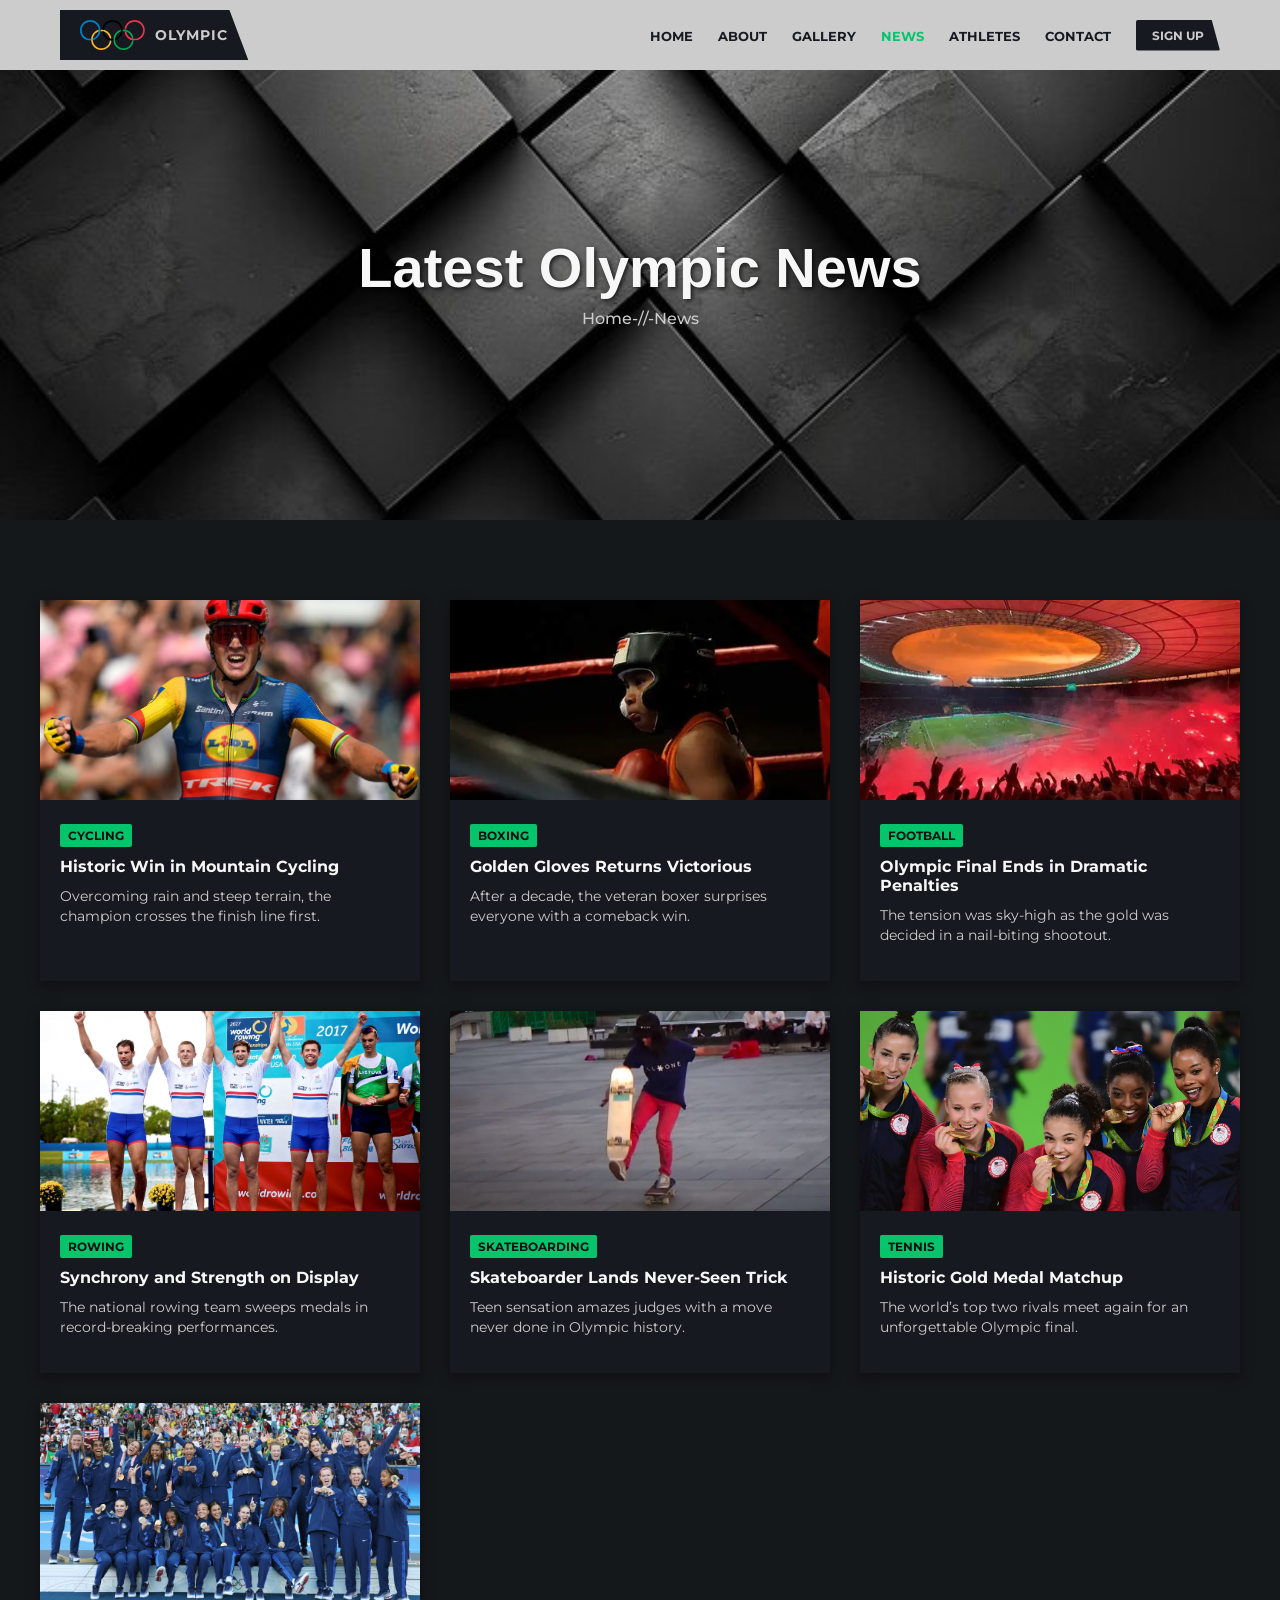
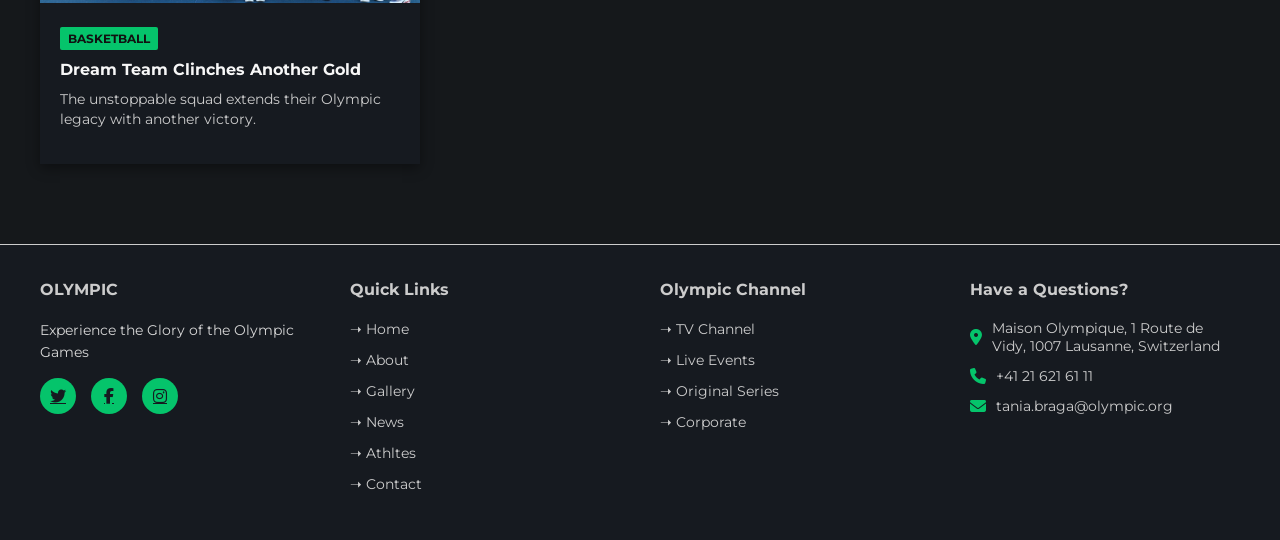
<file: olympic-web/html/news.html>
<!DOCTYPE html>
<html lang="en">

<head>
    <meta charset="UTF-8">
    <meta name="viewport" content="width=device-width, initial-scale=1.0">
    <link rel="icon" href="../imgs/logo2.svg">
    <title>News</title>
    <link rel="icon" href="./imgs/logo2.svg">
    <link href="https://fonts.googleapis.com/css2?family=Montserrat:wght@400;700&display=swap" rel="stylesheet">
    <link rel="stylesheet" href="https://cdnjs.cloudflare.com/ajax/libs/font-awesome/6.6.0/css/all.min.css">
    <link rel="stylesheet" href="../css/style.css">
    <style>
        :root {
            --bg-dark: #111;
            --bg-light2: #15181b;
            --bg-light: #161a20;
            --bg-card: #222;
            --primary: #05c46b;
            --text-light: #f7f7f7;
            --text-muted: #ccc;
            --text-hover: #d6d6d6;
        }

        * {
            margin: 0;
            padding: 0;
            box-sizing: border-box;
            font-family: "Montserrat", sans-serif;
        }

        body {
            background: var(--bg-dark);
            color: var(--text-light);
        }

        .about-hero {
            background-image: url(../imgs/back6.jpg);
            background-size: cover;
            background-position: center;
            height: 50vh;
            display: flex;
            align-items: center;
            justify-content: center;
            text-align: center;
        }

        .hero-content-about {
            max-width: 800px;
            color: var(--text-light);
            padding: 0 20px;
        }

        .hero-title-about {
            font-family: 'Gill Sans', 'Gill Sans MT', Calibri, 'Trebuchet MS', sans-serif;
            font-size: 3.5rem;
            color: var(--text-light);
            margin-bottom: 10px;
            line-height: 1.1;
            text-shadow: 2px 2px 4px rgba(0, 0, 0, 0.7);
        }

        .hero-subtitle-about {
            font-size: 1rem;
            font-weight: 500;
            color: var(--text-muted);
            margin-bottom: 25px;
        }

        .news-section {
            background-color: var(--bg-light2);
            padding: 80px 20px;
            color: var(--text-light);
        }

        .news-grid {
            display: grid;
            grid-template-columns: repeat(auto-fit, minmax(280px, 1fr));
            gap: 30px;
            max-width: 1200px;
            margin: 0 auto;
        }

        .news-card {
            background: var(--bg-light);
            box-shadow: 0 4px 12px rgba(0, 0, 0, 0.4);
            overflow: hidden;
            transition: transform 0.3s ease, box-shadow 0.3s ease;
        }

        .news-card:hover {
            transform: translateY(-6px);
            box-shadow: 0 8px 18px rgba(0, 0, 0, 0.6);
        }

        .news-card img {
            width: 100%;
            height: 200px;
            object-fit: cover;
            transition: transform 0.5s ease;
        }

        .news-card:hover img {
            transform: scale(1.05);
        }

        .news-content {
            padding: 20px;
        }

        .news-category {
            display: inline-block;
            background: var(--primary);
            color: var(--bg-dark);
            font-size: 0.75rem;
            font-weight: 700;
            padding: 4px 8px;
            border-radius: 2px;
            text-transform: uppercase;
        }

        .news-content h3 {
            font-size: 1rem;
            margin: 10px 0;
            color: var(--text-light);
        }

        .news-content p {
            font-size: 0.85rem;
            color: var(--text-muted);
            margin-bottom: 15px;
            line-height: 1.5;
        }

        .news-btn {
            text-decoration: none;
            background: var(--primary);
            color: var(--bg-dark);
            font-weight: 700;
            padding: 8px 15px;
            clip-path: polygon(0 0, 90% 0, 100% 100%, 0% 100%);
            transition: all 0.4s ease;
        }

        .news-btn:hover {
            background: var(--bg-card);
            color: var(--primary);
        }
    </style>
</head>

<body>

    <nav>
        <div class="nav-main-outer">
            <div class="logo-box">
                <img src="../imgs/logo2.svg" alt="Logo">
                <span class="logo-text">OLYMPIC</span>
            </div>

            <div class="menu-toggle" id="menu-toggle">
                <i class="fas fa-bars"></i>
            </div>

            <div class="menu-container" id="menu-container">
                <span class="close-btn" id="close-btn"><i class="fas fa-times"></i></span>
                <ul class="menu">
                    <li><a href="../index.html">Home</a></li>
                    <li><a href="./about.html">About</a></li>
                    <li><a href="./gallery.html">Gallery</a></li>
                    <li><a href="./news.html" class="active">News</a></li>
                    <li><a href="./athelets.html">Athletes</a></li>
                    <li><a href="./contact.html">Contact</a></li>
                </ul>
                <div class="actions">
                    <button>Sign up</button>
                </div>
            </div>
        </div>
    </nav>
    <div class="about-hero">
        <header class="hero-content-about">
            <h1 class="hero-title-about">Latest Olympic News</h1>
            <p class="hero-subtitle-about">Home-//-News</p>
        </header>
    </div>
    <section class="news-section" id="news">
        <div class="news-grid">
            <div class="news-card">
                <img src="../imgs/news1.avif" alt="News Image">
                <div class="news-content">
                    <span class="news-category">Cycling</span>
                    <h3>Historic Win in Mountain Cycling</h3>
                    <p>Overcoming rain and steep terrain, the champion crosses the finish line first.</p>
                </div>
            </div>

            <div class="news-card">
                <img src="../imgs/news2.webp" alt="News Image">
                <div class="news-content">
                    <span class="news-category">Boxing</span>
                    <h3>Golden Gloves Returns Victorious</h3>
                    <p>After a decade, the veteran boxer surprises everyone with a comeback win.</p>
                </div>
            </div>

            <div class="news-card">
                <img src="../imgs/news3.webp" alt="News Image">
                <div class="news-content">
                    <span class="news-category">Football</span>
                    <h3>Olympic Final Ends in Dramatic Penalties</h3>
                    <p>The tension was sky-high as the gold was decided in a nail-biting shootout.</p>
                </div>
            </div>

            <div class="news-card">
                <img src="../imgs/news4.jpg" alt="News Image">
                <div class="news-content">
                    <span class="news-category">Rowing</span>
                    <h3>Synchrony and Strength on Display</h3>
                    <p>The national rowing team sweeps medals in record-breaking performances.</p>
                </div>
            </div>

            <div class="news-card">
                <img src="../imgs/news5.jpg" alt="News Image">
                <div class="news-content">
                    <span class="news-category">Skateboarding</span>
                    <h3>Skateboarder Lands Never-Seen Trick</h3>
                    <p>Teen sensation amazes judges with a move never done in Olympic history.</p>
                </div>
            </div>

            <div class="news-card">
                <img src="../imgs/news6.jpg" alt="News Image">
                <div class="news-content">
                    <span class="news-category">Tennis</span>
                    <h3>Historic Gold Medal Matchup</h3>
                    <p>The world’s top two rivals meet again for an unforgettable Olympic final.</p>
                </div>
            </div>

            <div class="news-card">
                <img src="../imgs/news7.jpg" alt="News Image">
                <div class="news-content">
                    <span class="news-category">Basketball</span>
                    <h3>Dream Team Clinches Another Gold</h3>
                    <p>The unstoppable squad extends their Olympic legacy with another victory.</p>
                </div>
            </div>
        </div>
        </div>
    </section>
    <footer>
        <div class="footer-container">
            <div class="footer-col">
                <h3>OLYMPIC</h3>
                <p>Experience the Glory of the Olympic Games</p>
                <div class="social-icons">
                    <a href="#"><i class="fab fa-twitter"></i></a>
                    <a href="#"><i class="fab fa-facebook-f"></i></a>
                    <a href="#"><i class="fab fa-instagram"></i></a>
                </div>
            </div>

            <div class="footer-col">
                <h3>Quick Links</h3>
                <ul>
                    <li><a href="../index.html">➝ Home</a></li>
                    <li><a href="./about.html" class="active">➝ About</a></li>
                    <li><a href="./gallery.html">➝ Gallery</a></li>
                    <li><a href="./news.html">➝ News</a></li>
                    <li><a href="./athelets.html">➝ Athltes</a></li>
                    <li><a href="./contact.html">➝ Contact</a></li>
                </ul>
            </div>
            <div class="footer-col">
                <h3>Olympic Channel</h3>
                <ul>
                    <li><a href="#">➝ TV Channel</a></li>
                    <li><a href="#">➝ Live Events</a></li>
                    <li><a href="#">➝ Original Series</a></li>
                    <li><a href="#">➝ Corporate</a></li>
                </ul>
            </div>

            <div class="footer-col">
                <h3>Have a Questions?</h3>
                <ul class="contact-info">
                    <li><i class="fas fa-map-marker-alt"></i> Maison Olympique, 1 Route de Vidy, 1007 Lausanne,
                        Switzerland
                    </li>
                    <li><i class="fas fa-phone"></i> +41 21 621 61 11</li>
                    <li><i class="fas fa-envelope"></i> tania.braga@olympic.org</li>
                </ul>
            </div>
        </div>
    </footer>
</body>

</html>
</file>
<file: olympic-web/css/style.css>
:root {
    --bg-dark: #111;
    --bg-light2: #15181b;
    --bg-light: #161a20;
    --bg-card: #222;
    --primary: #05c46b;
    --text-light: #f7f7f7;
    --text-muted: #ccc;
    --text-hover: #d6d6d6;
}

* {
    margin: 0;
    padding: 0;
    box-sizing: border-box;
}

html {
    scroll-behavior: smooth;
}

body {
    margin: 0;
    font-family: 'Montserrat', sans-serif;
    background: var(--bg-light);
}

nav {
    background: var(--text-muted);
    position: sticky;
    top: 0;
    z-index: 1000;
}

.nav-main-outer {
    max-width: 1200px;
    display: flex;
    align-items: center;
    position: sticky;
    justify-content: space-between;
    padding: 10px 20px;
    margin: 0 auto;
}

.logo-box {
    background: var(--bg-light);
    padding: 10px 20px;
    display: flex;
    align-items: center;
    clip-path: polygon(0 0, 90% 0, 100% 100%, 0% 100%);
}

.logo-box img {
    height: 30px;
    margin-right: 10px;
}

.logo-text {
    font-weight: 700;
    color: var(--text-muted);
    font-size: 14px;
    letter-spacing: 1px;
}

.menu-container {
    display: flex;
    align-items: center;
    gap: 25px;
    transition: left 0.4s ease;
}

.menu {
    display: flex;
    gap: 25px;
    list-style: none;
}

.menu li a {
    text-decoration: none;
    color: var(--bg-light);
    font-weight: 700;
    font-size: 13px;
    text-transform: uppercase;
    transition: 0.3s;
}

.menu li a:hover,
.menu li a.active {
    color: var(--primary);
}

.actions button {
    background: var(--bg-light);
    border: none;
    padding: 8px 16px;
    border-radius: 2px;
    color: var(--text-muted);
    font-weight: 700;
    font-size: 12px;
    cursor: pointer;
    transition: 0.3s;
    clip-path: polygon(0 0, 90% 0, 100% 100%, 0% 100%);
    text-transform: uppercase;
}

.actions button:hover {
    background: var(--primary);
    color: var(--text-light);
}

.menu-toggle {
    display: none;
    font-size: 22px;
    color: var(--bg-light);
    cursor: pointer;
}

.close-btn {
    display: none;
}

@media (max-width: 791px) {
    .menu-toggle {
        display: block;
    }

    .menu-container {
        position: fixed;
        top: 0;
        left: -100%;
        height: 100vh;
        width: 250px;
        background: var(--text-hover);
        flex-direction: column;
        align-items: flex-start;
        padding: 80px 20px;
    }

    .menu-container.show {
        left: 0;
    }

    .menu {
        flex-direction: column;
        gap: 25px;
        width: 100%;
    }

    .menu li a {
        font-size: 16px;
        color: var(--bg-light);
    }

    .actions {
        margin-top: 15px;
        width: 100%;
    }

    .close-btn {
        display: block;
        position: absolute;
        top: 15px;
        right: 15px;
        font-size: 24px;
        color: var(--bg-light);
        cursor: pointer;
    }
}

.hero {
    height: auto;
    padding: 150px 20px;
    background-image: url(../imgs/back7.jpg);
    background-size: cover;
    background-position: center;
    margin: 0 auto;
}

.hero-section-home {
    position: relative;
    max-width: 1200px;
    height: auto;
    display: flex;
    padding: 0 20px;
    align-items: center;
    box-sizing: border-box;
    margin: 0 auto;
}

.hero-section-home::before {
    content: '';
    position: absolute;
    top: 0;
    left: 0;
    width: 100%;
    height: 100%;
    z-index: 1;
}

.hero-content-home {
    position: relative;
    z-index: 2;
    max-width: 500px;
    padding-left: 0px;
}

.auction-text-home {
    font-size: 1rem;
    font-weight: 600;
    margin-bottom: 10px;
    letter-spacing: 2px;
    color: var(--primary);
}

.main-title-home {
    font-family: 'Gill Sans', 'Gill Sans MT', Calibri, 'Trebuchet MS', sans-serif;
    font-size: 3rem;
    color: var(--text-light);
    margin-bottom: 20px;
    line-height: 0.9;
    text-shadow: 3px 3px 5px rgba(0, 0, 0, 0.7);
}

.hero-buttons {
    display: flex;
    gap: 15px;
}

.btn {
    display: inline-block;
    padding: 10px 20px;
    border: none;
    border-radius: 1px;
    font-weight: 700;
    text-decoration: none;
    cursor: pointer;
    transition: background-color 0.3s ease, transform 0.3s ease;
    text-transform: uppercase;
    clip-path: polygon(0 0, 90% 0, 100% 100%, 0% 100%);
}

.btn-see-more {
    background-color: var(--bg-card);
    color: var(--text-light);
    border: none;
}

.btn-see-more:hover {
    background-color: var(--primary);
    transform: translateY(-2px);
}

.btn-place-bid {
    background-color: var(--primary);
    color: var(--text-light);
}

.btn-place-bid:hover {
    background-color: var(--bg-card);
    color: var(--text-hover);
    transform: translateY(2px);
}

/*  upcoming */

#upcoming-games {
    background: var(--bg-light2);
    color: var(--text-muted);
    padding: 60px 20px;
    font-family: 'Montserrat', sans-serif;
}

.ug-container {
    max-width: 1180px;
    margin: auto;
    display: grid;
    grid-template-columns: 1fr 380px;
    gap: 30px;
}

.ug-eyebrow {
    color: var(--primary);
    font-weight: 700;
    font-size: 1rem;
    text-transform: uppercase;
}

.ug-left h2 {
    font-size: 32px;
    margin: 8px 0 12px;
    color: var(--text-muted);
}

.ug-lead {
    color: var(--text-muted);
    margin-bottom: 24px;
    max-width: 600px;
}

.ug-countdown {
    display: flex;
    flex-wrap: wrap;
    gap: 16px;
    margin-bottom: 20px;
}

.ug-timecard {
    background: var(--bg-light);
    padding: 14px;
    width: 110px;
    clip-path: polygon(0 0, 90% 0, 100% 100%, 0% 100%);
    text-align: center;
    box-shadow: 0 8px 24px rgba(20, 16, 16, 0.5);
    transition: transform 0.3s ease;
}

.ug-timecard:hover {
    transform: translateY(-6px);
}

.ug-ic {
    font-size: 20px;
    color: var(--text-muted);
    margin-bottom: 6px;
}

.ug-num {
    font-size: 28px;
    font-weight: 700;
    color: var(--primary);
}

.ug-label {
    font-size: 12px;
    color: var(--text-muted);
    text-transform: uppercase;
}

.ug-ctas {
    display: flex;
    gap: 12px;
}

.ug-btn {
    padding: 10px 18px;
    font-weight: 700;
    box-shadow: 0 8px 24px rgba(20, 16, 16, 0.5);
    text-decoration: none;
    transition: 0.5s ease;
    clip-path: polygon(0 0, 90% 0, 100% 100%, 0% 100%);
}

.ug-btn.primary {
    background: var(--primary);
    color: var(--text-muted);
}

.ug-btn.outline {
    background-color: var(--bg-light);
    color: var(--text-muted);
}

.ug-btn.outline:hover {
    opacity: 0.9;
    background-color: var(--primary);
}

.ug-btn.primary:hover {
    opacity: 0.9;
    background-color: var(--bg-light);
}

.host-card {
    background: var(--bg-light);
    padding: 16px;
    box-shadow: 0 8px 24px rgba(27, 21, 21, 0.5);
}

.host-flag {
    font-size: 40px;
    color: var(--primary);
    margin-bottom: 10px;
}

.host-title {
    font-size: 18px;
    margin: 0 0 6px;
}

.host-meta {
    font-size: 14px;
    color: var(--text-muted);
    margin-bottom: 10px;
}

.host-desc {
    font-size: 14px;
    margin-bottom: 12px;
}

.host-list {
    list-style: none;
    padding: 0;
    margin: 0 0 12px;
}

.host-list li {
    margin: 6px 0;
    display: flex;
    align-items: center;
    gap: 8px;
    color: var(--text-muted);
}

.host-list i {
    color: var(--primary);
}

.host-actions {
    display: flex;
    gap: 10px;
}

.host-link {
    padding: 8px 12px;
    color: var(--text-muted);
    background: var(--primary);
    text-decoration: none;
    clip-path: polygon(0 0, 90% 0, 100% 100%, 0% 100%);
    font-size: 13px;
    font-weight: 600;
    transition-duration: 0.5s;
}

.host-link:hover {
    background: var(--bg-light2);
    color: var(--text-muted);
}

@media (max-width: 980px) {
    .ug-container {
        grid-template-columns: 1fr;
    }
}

/* pillars */

.pillars-section {
    background-color: var(--bg-light);
    padding: 80px 20px;
}

.pillar-grid {
    max-width: 1200px;
    margin: 0 auto;
    display: grid;
    grid-template-columns: repeat(auto-fit, minmax(350px, 1fr));
    gap: 30px;
}

.pillar-card {
    display: flex;
    gap: 20px;
    padding: 25px;
    background: var(--bg-light2);
    box-shadow: 0 4px 10px rgba(0, 0, 0, 0.3);
    transition: background 0.3s ease;
}

.pillar-card:hover {
    background: var(--bg-card);
}

.pillar-icon-box {
    flex-shrink: 0;
    width: 60px;
    height: 60px;
    background: var(--primary);
    display: flex;
    justify-content: center;
    align-items: center;
    border-radius: 50%;
}

.pillar-icon-box i {
    font-size: 2rem;
    color: var(--bg-light);
}

.pillar-content h4 {
    font-size: 1.1rem;
    color: var(--text-light);
    margin-bottom: 8px;
    font-weight: 700;
}

.pillar-content p {
    font-size: 0.9rem;
    color: var(--text-muted);
    line-height: 1.5;
}

.header {
    display: flex;
    justify-content: space-between;
    max-width: 1200px;
    margin: 0 auto;
    align-items: center;
    margin-bottom: 20px;
}

.title {
    font-size: 1rem;
    font-weight: 700;
    color: var(--primary);
    text-transform: uppercase;
}

.view-all-btn {
    background-color: var(--primary);
    color: var(--text-hover);
    border: none;
    clip-path: polygon(0 0, 90% 0, 100% 100%, 0% 100%);
    padding: 8px 15px;
    cursor: pointer;
    font-size: 0.9rem;
    transition-property: all;
    transition-duration: 0.5s;
    transition: background-color 0.5s, color 0.5s;
}

.view-all-btn:hover {
    background-color: var(--bg-light2);
    color: var(--text-hover);
}

/* spotlight */

.athlete-spotlight-section {
    background-color: var(--bg-light2);
    padding: 80px 20px;
}

.athlete-grid {
    max-width: 1200px;
    margin: 0 auto;
    display: grid;
    grid-template-columns: repeat(auto-fit, minmax(280px, 1fr));
    gap: 30px;
}

.athlete-card {
    background: var(--bg-light);
    text-align: center;
    padding: 0;
    box-shadow: 0 4px 10px rgba(0, 0, 0, 0.4);
    transition: transform 0.3s ease;
}

.athlete-card:hover {
    transform: translateY(-5px);
    box-shadow: 0 8px 15px rgba(0, 0, 0, 0.6);
}

.athlete-img-container {
    width: 100%;
    height: 250px;
    overflow: hidden;
    position: relative;
}

.athlete-img {
    width: 100%;
    height: 100%;
    object-fit: cover;
    transition: transform 0.5s ease;
}

.athlete-card:hover .athlete-img {
    transform: scale(1.05);
}

.athlete-info {
    padding: 20px;
}

.athlete-name {
    font-size: 1.2rem;
    font-weight: 700;
    color: var(--primary);
    margin-bottom: 5px;
}

.athlete-sport {
    font-size: 0.9rem;
    color: var(--text-muted);
    margin-bottom: 15px;
    text-transform: uppercase;
    letter-spacing: 1px;
}

.athlete-medal {
    font-size: 1.5rem;
    color: var(--text-light);
    margin-bottom: 15px;
}

.athlete-medal .fa-medal {
    color: gold;
}

.athlete-link {
    display: inline-block;
    padding: 8px 15px;
    background: var(--primary);
    color: var(--bg-light);
    font-size: 0.85rem;
    font-weight: 600;
    clip-path: polygon(0 0, 90% 0, 100% 100%, 0% 100%);
    transition: background 0.3s;
}

.athlete-link:hover {
    background: var(--bg-card);
    color: var(--primary);
}


/* Records Section */
.records-section {
    background-color: var(--bg-light);
    padding: 80px 20px;
}

.records-container {
    max-width: 1200px;
    margin: 0 auto;
}

.records-grid {
    display: grid;
    grid-template-columns: repeat(auto-fit, minmax(280px, 1fr));
    gap: 30px;
}

.record-card {
    background: var(--bg-light2);
    box-shadow: 0 6px 14px rgba(0, 0, 0, 0.5);
    overflow: hidden;
    transition: transform 0.3s ease, box-shadow 0.3s ease;
}

.record-card:hover {
    transform: translateY(-6px);
    box-shadow: 0 10px 18px rgba(0, 0, 0, 0.6);
}

.video-box {
    width: 100%;
    height: 200px;
    overflow: hidden;
}

.video-box video,
.video-box iframe {
    width: 100%;
    height: 100%;
    object-fit: cover;
    border: none;
}

.record-content {
    padding: 20px;
    text-align: left;
}

.record-content h3 {
    font-size: 1.1rem;
    color: var(--primary);
    margin-bottom: 10px;
}

.record-content p {
    font-size: 0.9rem;
    color: var(--text-muted);
    line-height: 1.5;
}

@media (max-width: 600px) {
    .video-box {
        height: 180px;
    }
}

/* gallery */

.olympic-gallery-section {
    background-color: var(--bg-light);
    padding: 80px 20px;
}

.gallery-grid {
    max-width: 1200px;
    margin: 0 auto;
    display: grid;
    grid-template-columns: repeat(auto-fit, minmax(200px, 1fr));
    grid-auto-rows: 200px;
    gap: 15px;
}

.gallery-item {
    overflow: hidden;
    position: relative;
    background: var(--bg-light2);
    box-shadow: 0 4px 8px rgba(0, 0, 0, 0.4);
}

.gallery-item:nth-child(1) {
    grid-column: span 2;
    grid-row: span 2;
}

.gallery-item:nth-child(4) {
    grid-row: span 2;
}


@media (max-width: 768px) {
    .gallery-item:nth-child(1) {
        grid-column: span 1;
        grid-row: span 1;
    }

    .gallery-item:nth-child(4) {
        grid-row: span 1;
    }
}

.gallery-img {
    width: 100%;
    height: 100%;
    object-fit: cover;
    transition: transform 0.5s ease;
}

.gallery-overlay {
    position: absolute;
    top: 0;
    left: 0;
    width: 100%;
    height: 100%;
    background: rgba(54, 65, 60, 0.7);
    display: flex;
    justify-content: center;
    align-items: center;
    opacity: 0;
    transition: opacity 0.3s ease;
}

.gallery-item:hover .gallery-img {
    transform: scale(1.1);
}

.gallery-item:hover .gallery-overlay {
    opacity: 1;
}

.gallery-icon {
    color: var(--text-light);
    font-size: 2rem;
}

/* footer */

footer {
    background: var(--bg-light);
    color: var(--text-muted);
    padding: 35px 25px;
    border-top: 0.5px solid var(--text-muted);
}

.footer-container {
    max-width: 1200px;
    display: grid;
    margin: 0 auto;
    grid-template-columns: repeat(4, 1fr);
    gap: 40px;
}

.footer-col h3 {
    font-size: 16px;
    font-weight: 700;
    margin-bottom: 20px;
}

.footer-col p {
    font-size: 14px;
    line-height: 22px;
    color: var(--text-hover);
    margin-bottom: 15px;
}

.footer-col ul {
    list-style: none;
    padding: 0;
    margin: 0;
}

.footer-col ul li {
    margin-bottom: 12px;
}

.footer-col ul li a {
    text-decoration: none;
    color: var(--text-muted);
    font-size: 14px;
    transition: 0.3s;
}

.footer-col ul li a:hover {
    color: var(--primary);
}

.footer-col .social-icons {
    display: flex;
    gap: 15px;
}

.footer-col .social-icons a {
    width: 36px;
    height: 36px;
    background: var(--primary);
    display: flex;
    align-items: center;
    justify-content: center;
    border-radius: 50%;
    color: var(--bg-light);
    font-size: 16px;
    transition: 0.3s;
}

.footer-col .social-icons a:hover {
    background: var(--text-muted);
    color: var(--bg-light);
}

.footer-col .contact-info li {
    display: flex;
    align-items: center;
    gap: 10px;
    font-size: 14px;
    color: var(--text-muted);
}

.footer-col .contact-info li i {
    color: var(--primary);
    font-size: 16px;
}

@media (max-width: 991px) {
    .footer-container {
        grid-template-columns: 1fr 1fr;
    }
}

@media (max-width: 600px) {
    .footer-container {
        grid-template-columns: 1fr;
    }
}

.sponsors-section {
    background-color: var(--bg-light2);
    padding: 80px 20px;
}

.sponsor-logos {
    max-width: 1200px;
    margin: 0 auto;
    display: flex;
    justify-content: center;
    flex-wrap: wrap;
    align-items: center;
}

.sponsor-logos img {
    height: 100px;
    width: auto;
    margin: 0 20px;
}

/* news */

.news-section {
    background-color: var(--bg-light2);
    padding: 80px 20px;
    color: var(--text-light);
}

.news-grid {
    display: grid;
    grid-template-columns: repeat(auto-fit, minmax(280px, 1fr));
    gap: 30px;
    max-width: 1200px;
    margin: 0 auto;
}

.news-card {
    background: var(--bg-light);
    box-shadow: 0 4px 12px rgba(0, 0, 0, 0.4);
    overflow: hidden;
    transition: transform 0.3s ease, box-shadow 0.3s ease;
}

.news-card:hover {
    transform: translateY(-6px);
    box-shadow: 0 8px 18px rgba(0, 0, 0, 0.6);
}

.news-card img {
    width: 100%;
    height: 200px;
    object-fit: cover;
    transition: transform 0.5s ease;
}

.news-card:hover img {
    transform: scale(1.05);
}

.news-content {
    padding: 20px;
}

.news-category {
    display: inline-block;
    background: var(--primary);
    color: var(--bg-dark);
    font-size: 0.75rem;
    font-weight: 700;
    padding: 4px 8px;
    border-radius: 2px;
    text-transform: uppercase;
}

.news-content h3 {
    font-size: 1rem;
    margin: 10px 0;
    color: var(--text-light);
}

.news-content p {
    font-size: 0.85rem;
    color: var(--text-muted);
    margin-bottom: 15px;
    line-height: 1.5;
}

.news-btn {
    text-decoration: none;
    background: var(--primary);
    color: var(--bg-dark);
    font-weight: 700;
    padding: 8px 15px;
    clip-path: polygon(0 0, 90% 0, 100% 100%, 0% 100%);
    transition: all 0.4s ease;
}

.news-btn:hover {
    background: var(--bg-card);
    color: var(--primary);
}
</file>
